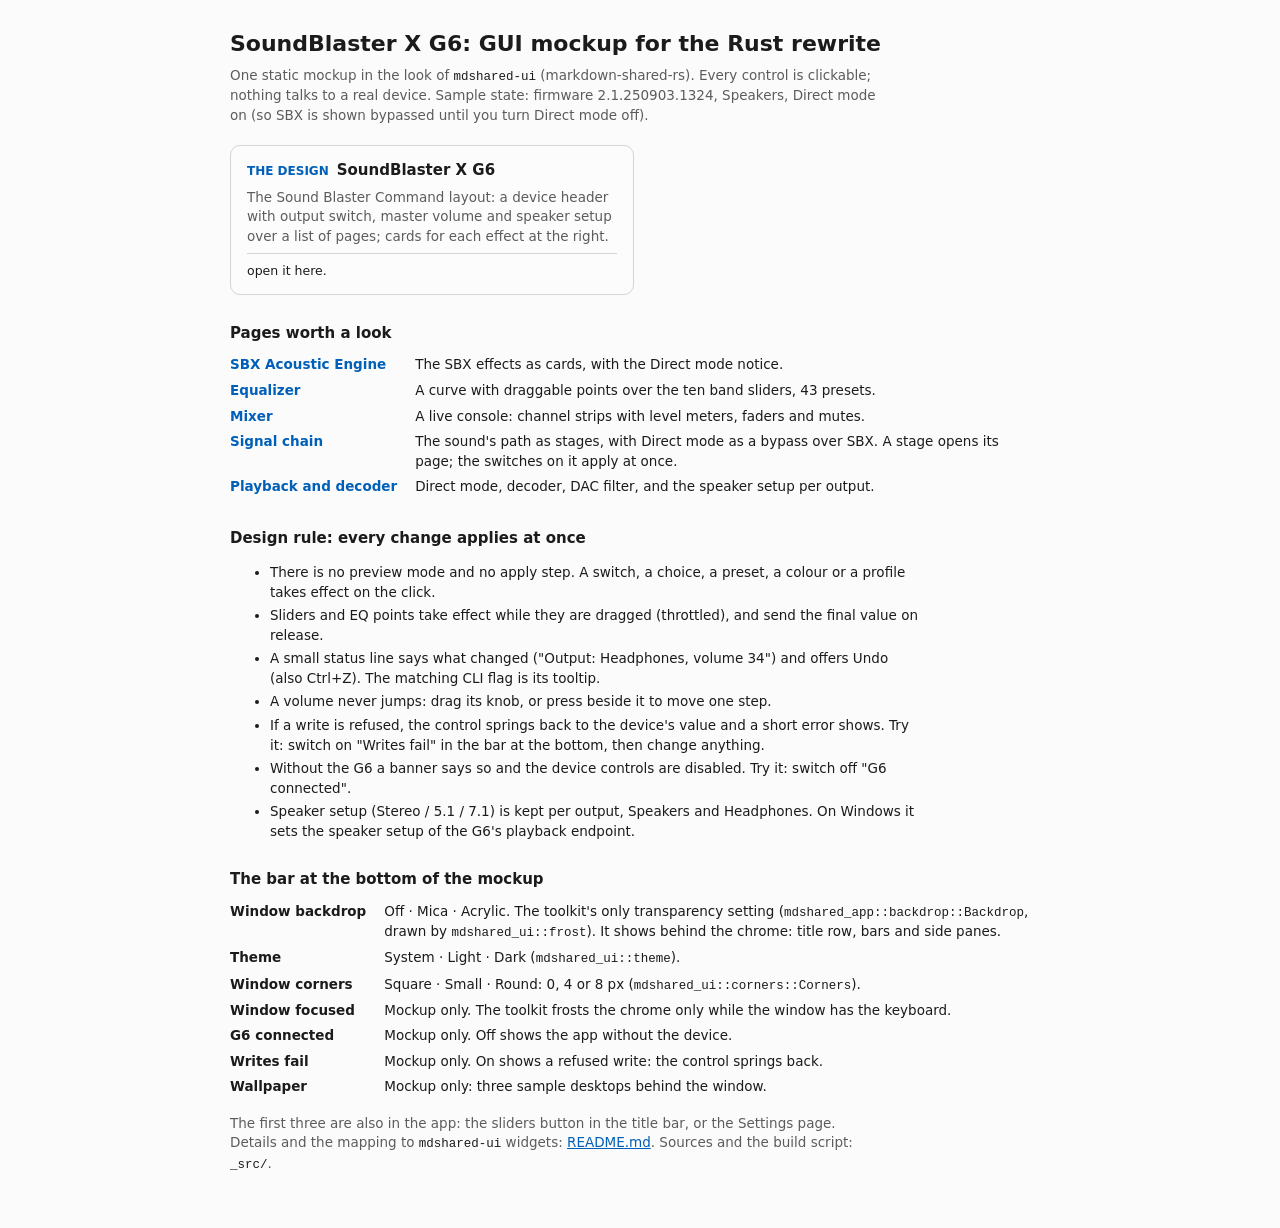
<file: doc/mockups/index.html>
<!doctype html>
<html lang="en">
<head>
<meta charset="utf-8">
<meta name="viewport" content="width=device-width,initial-scale=1">
<title>G6 GUI mockups</title>
<style>
/* Colours of mdshared-ui's theme.rs (DARK / LIGHT); follows the system theme. */
:root{color-scheme:dark light;--page:#202020;--popup:#2c2c2c;--line:#424242;--text:#e6e6e6;--muted:#a3a3a3;--accent:#60cdff;--hover:#3a3a3a}
@media (prefers-color-scheme:light){:root{--page:#fbfbfb;--popup:#fcfcfc;--line:#d5d5d5;--text:#1b1b1b;--muted:#5c5c5c;--accent:#005fb8;--hover:#e2e2e2}}
*{box-sizing:border-box}
body{margin:0;background:var(--page);color:var(--text);font:13.5px/1.45 "Segoe UI Variable Text","Segoe UI",Inter,"Noto Sans",Cantarell,"DejaVu Sans",sans-serif}
main{max-width:860px;margin:0 auto;padding:28px 20px 48px}
h1{font-size:22px;font-weight:600;margin:0 0 6px}
h2{font-size:15px;font-weight:600;margin:28px 0 6px}
p{margin:0 0 10px;color:var(--muted);max-width:76ch}
code{font-family:"Cascadia Mono",Consolas,monospace;font-size:12.5px;color:var(--text)}
.grid{display:grid;grid-template-columns:repeat(auto-fill,minmax(320px,1fr));gap:12px;margin-top:20px}
a.card{display:flex;flex-direction:column;gap:6px;padding:14px 16px;border-radius:10px;border:1px solid var(--line);background:var(--popup);color:inherit;text-decoration:none}
a.card:hover{background:var(--hover)}
a.card:focus-visible{outline:2px solid var(--accent);outline-offset:2px}
a.card b{font-size:15px;font-weight:600}
a.card b span{color:var(--accent);margin-right:8px;font-size:12px;font-weight:600}
a.card i{font-style:normal;color:var(--muted)}
a.card em{font-style:normal;font-size:12.5px;border-top:1px solid var(--line);padding-top:8px;margin-top:auto}

table{border-collapse:collapse;margin-top:8px}
td{padding:3px 18px 3px 0;vertical-align:top}td a{color:var(--accent);text-decoration:none}td:first-child{white-space:nowrap;font-weight:600}
li{margin-bottom:4px;max-width:76ch}
</style>
</head>
<body>
<main>
<h1>SoundBlaster X G6: GUI mockup for the Rust rewrite</h1>
<p>One static mockup in the look of <code>mdshared-ui</code> (markdown-shared-rs). Every control is clickable; nothing talks to a real device. Sample state: firmware 2.1.250903.1324, Speakers, Direct mode on (so SBX is shown bypassed until you turn Direct mode off).</p>

<div class="grid">
<a class="card" href="01-sbc-sidebar.html"><b><span>THE DESIGN</span>SoundBlaster X G6</b><i>The Sound Blaster Command layout: a device header with output switch, master volume and speaker setup over a list of pages; cards for each effect at the right.</i><em>open it here.</em></a>
</div>

<h2>Pages worth a look</h2>
<table>
<tr><td><a href="01-sbc-sidebar.html#page=sbx">SBX Acoustic Engine</a></td><td>The SBX effects as cards, with the Direct mode notice.</td></tr>
<tr><td><a href="01-sbc-sidebar.html#page=eq">Equalizer</a></td><td>A curve with draggable points over the ten band sliders, 43 presets.</td></tr>
<tr><td><a href="01-sbc-sidebar.html#page=mixer">Mixer</a></td><td>A live console: channel strips with level meters, faders and mutes.</td></tr>
<tr><td><a href="01-sbc-sidebar.html#page=chain">Signal chain</a></td><td>The sound's path as stages, with Direct mode as a bypass over SBX. A stage opens its page; the switches on it apply at once.</td></tr>
<tr><td><a href="01-sbc-sidebar.html#page=playback">Playback and decoder</a></td><td>Direct mode, decoder, DAC filter, and the speaker setup per output.</td></tr>
</table>

<h2>Design rule: every change applies at once</h2>
<ul>
<li>There is no preview mode and no apply step. A switch, a choice, a preset, a colour or a profile takes effect on the click.</li>
<li>Sliders and EQ points take effect while they are dragged (throttled), and send the final value on release.</li>
<li>A small status line says what changed ("Output: Headphones, volume 34") and offers Undo (also Ctrl+Z). The matching CLI flag is its tooltip.</li>
<li>A volume never jumps: drag its knob, or press beside it to move one step.</li>
<li>If a write is refused, the control springs back to the device's value and a short error shows. Try it: switch on "Writes fail" in the bar at the bottom, then change anything.</li>
<li>Without the G6 a banner says so and the device controls are disabled. Try it: switch off "G6 connected".</li>
<li>Speaker setup (Stereo / 5.1 / 7.1) is kept per output, Speakers and Headphones. On Windows it sets the speaker setup of the G6's playback endpoint.</li>
</ul>

<h2>The bar at the bottom of the mockup</h2>
<table>
<tr><td>Window backdrop</td><td>Off · Mica · Acrylic. The toolkit's only transparency setting (<code>mdshared_app::backdrop::Backdrop</code>, drawn by <code>mdshared_ui::frost</code>). It shows behind the chrome: title row, bars and side panes.</td></tr>
<tr><td>Theme</td><td>System · Light · Dark (<code>mdshared_ui::theme</code>).</td></tr>
<tr><td>Window corners</td><td>Square · Small · Round: 0, 4 or 8 px (<code>mdshared_ui::corners::Corners</code>).</td></tr>
<tr><td>Window focused</td><td>Mockup only. The toolkit frosts the chrome only while the window has the keyboard.</td></tr>
<tr><td>G6 connected</td><td>Mockup only. Off shows the app without the device.</td></tr>
<tr><td>Writes fail</td><td>Mockup only. On shows a refused write: the control springs back.</td></tr>
<tr><td>Wallpaper</td><td>Mockup only: three sample desktops behind the window.</td></tr>
</table>
<p style="margin-top:14px">The first three are also in the app: the sliders button in the title bar, or the Settings page. Details and the mapping to <code>mdshared-ui</code> widgets: <a href="README.md" style="color:var(--accent)">README.md</a>. Sources and the build script: <code>_src/</code>.</p>
</main>
</body>
</html>
</file>
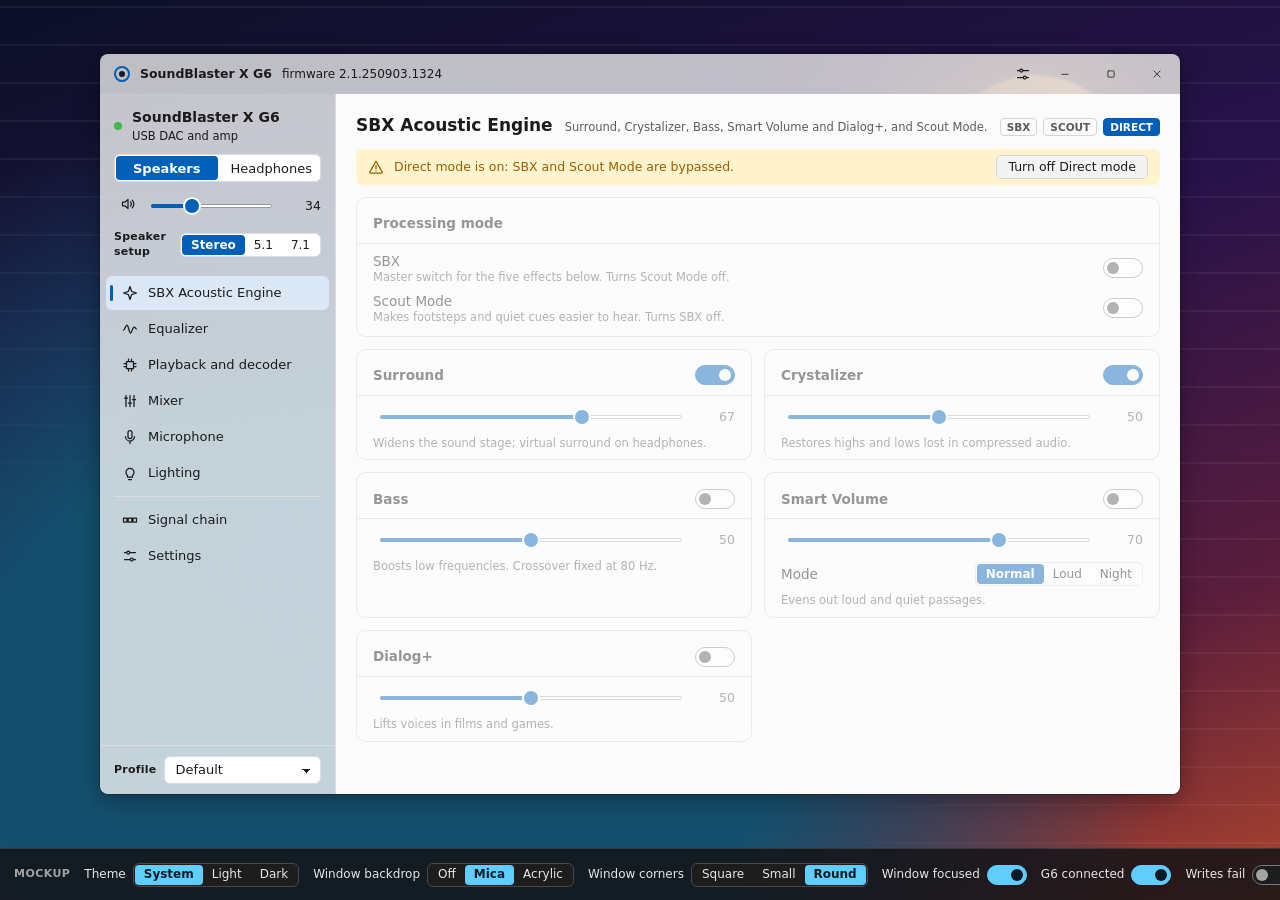
<file: doc/mockups/01-sbc-sidebar.html>
<!doctype html>
<html lang="en" data-theme="dark">
<head>
<meta charset="utf-8">
<meta name="viewport" content="width=device-width,initial-scale=1">
<title>SoundBlaster X G6 · G6 mockup</title>
<!-- Generated by _src/build.py from _src/01-sbc-sidebar.html, base.css and base.js. Edit those, not this file. -->
<style>
/* Shared look of the G6 mockups. Every number here comes from markdown-shared-rs (mdshared-ui):
   theme.rs palettes, chrome.rs, settings/pages.rs, segments.rs, overlay.rs, menu.rs, corners.rs,
   shadow.rs, frost.rs. See README.md for the table. */
*{box-sizing:border-box}
html,body{height:100%;margin:0}
html{
  --ui:"Segoe UI Variable Text","Segoe UI",Inter,"Noto Sans",Cantarell,"DejaVu Sans",sans-serif;
  --mono:"Cascadia Mono",Consolas,"Courier New",monospace;
  --win-r:8px;
}
/* theme.rs DARK */
html[data-theme=dark]{
  color-scheme:dark;
  --page:#202020;--title:#2e2e2e;--bar:#292929;--pane:#262626;--text:#e6e6e6;--muted:#a3a3a3;--faint:#767676;
  --hover:#3a3a3a;--press:#444444;--on:#333a48;--line:#383838;--accent:#60cdff;--on-accent:#0b1a24;
  --field:#1d1d1d;--popup:#2c2c2c;--popup-line:#424242;--thumb:#9a9a9a;--selection:#3d7fd6;
  --danger:#c42b1c;--warn:#fcb54a;--warn-bg:#3a3020;
  --key:38 38 38;            /* frost::key_colour: the darkest of title, bar, pane = pane */
  --f-title:rgb(255 255 255/.037);--f-bar:rgb(255 255 255/.014);--f-pane:transparent;
  --dim:rgb(0 0 0/.45);--shadow-k:.024;
}
/* theme.rs LIGHT */
html[data-theme=light]{
  color-scheme:light;
  --page:#fbfbfb;--title:#e9e9e9;--bar:#f5f5f5;--pane:#f3f3f3;--text:#1b1b1b;--muted:#5c5c5c;--faint:#858585;
  --hover:#e2e2e2;--press:#d6d6d6;--on:#dce7f6;--line:#dcdcdc;--accent:#005fb8;--on-accent:#ffffff;
  --field:#ffffff;--popup:#fcfcfc;--popup-line:#d5d5d5;--thumb:#8a8a8a;--selection:#3b8eea;
  --danger:#c42b1c;--warn:#9d5d00;--warn-bg:#fff4ce;
  --key:245 245 245;         /* the lightest of title, bar, pane = bar */
  --f-title:rgb(0 0 0/.049);--f-bar:transparent;--f-pane:rgb(0 0 0/.008);
  --dim:rgb(0 0 0/.28);--shadow-k:.010;
}
/* Chrome colours: flat (Backdrop::Off), or what frost::key_out leaves of them over a backdrop. */
html{--c-title:var(--title);--c-bar:var(--bar);--c-pane:var(--pane);--win-bg:rgb(var(--key));--win-filter:none}
html[data-frost=mica],html[data-frost=acrylic]{--c-title:var(--f-title);--c-bar:var(--f-bar);--c-pane:var(--f-pane)}
/* Mica: the wallpaper, heavily blurred and tinted by the system; veil 0. The .8 is the system's own tint. */
html[data-frost=mica]{--win-bg:rgb(var(--key)/.80);--win-filter:blur(90px) saturate(1.25)}
/* Acrylic: what is behind the window, blurred; frost::veil = 150/255 of the key colour stays over it. */
html[data-frost=acrylic]{--win-bg:rgb(var(--key)/.62);--win-filter:blur(28px) saturate(1.5)}
/* Over a backdrop the chrome's ground is no longer one known colour, so its secondary text (page list, captions,
   the firmware in the title row) is written in the full text colour instead of `muted`. */
html[data-frost=mica] .c-title,html[data-frost=mica] .c-pane,html[data-frost=acrylic] .c-title,html[data-frost=acrylic] .c-pane{--muted:var(--text)}
html[data-corners=Square]{--win-r:0px}
html[data-corners=Small]{--win-r:4px}
html[data-corners=Round]{--win-r:8px}

body{font:13px/1.35 var(--ui);color:var(--text);overflow:hidden;-webkit-font-smoothing:antialiased;user-select:none}
button,select,input{font:inherit;color:inherit}
h1,h2,h3,h4,p{margin:0}
small{font-size:11.5px;color:var(--muted)}
.mono{font-family:var(--mono);font-size:12.5px}
.muted{color:var(--muted)}.faint{color:var(--faint)}
.sp{flex:1}
[hidden]{display:none!important}

/* ---- the sample desktop behind the window (mockup scaffolding, not part of the app) ---- */
.desk{position:fixed;inset:0;display:flex;align-items:center;justify-content:center;padding:18px 18px 70px;overflow:hidden}
.desk::before{content:"";position:absolute;inset:-20px;z-index:-1;background-size:cover}
html[data-wall="0"] .desk::before{background:
  radial-gradient(circle at 18% 22%,#ff5fa2 0 9%,transparent 9.3%),
  radial-gradient(circle at 78% 70%,#ffd23f 0 13%,transparent 13.3%),
  radial-gradient(circle at 62% 18%,#3df2c1 0 6%,transparent 6.3%),
  repeating-linear-gradient(115deg,rgb(255 255 255/.16) 0 3px,transparent 3px 46px),
  conic-gradient(from 210deg at 40% 60%,#1b2bd6,#8a2be2,#e2336b,#ff8a3d,#16b6c9,#1b2bd6)}
html[data-wall="1"] .desk::before{background:
  radial-gradient(circle at 80% 20%,#ffb86b 0 7%,transparent 7.3%),
  radial-gradient(ellipse at 30% 80%,#14506e 0 30%,transparent 60%),
  repeating-linear-gradient(0deg,rgb(255 255 255/.05) 0 2px,transparent 2px 38px),
  linear-gradient(160deg,#0b1026,#27124a 45%,#5a1d3c 75%,#b3472c)}
html[data-wall="2"] .desk::before{background:
  radial-gradient(circle at 25% 30%,#7fb7ff 0 12%,transparent 12.3%),
  radial-gradient(circle at 75% 65%,#ffc2d6 0 16%,transparent 16.3%),
  repeating-linear-gradient(60deg,rgb(0 0 0/.06) 0 2px,transparent 2px 40px),
  linear-gradient(135deg,#eef4ff,#d9ecf2 50%,#fdf0dc)}
.rig{position:fixed;left:0;right:0;bottom:0;height:52px;z-index:50;display:flex;align-items:center;gap:14px;padding:0 14px;
  background:rgb(20 20 24/.86);color:#e6e6e6;border-top:1px solid rgb(255 255 255/.12);overflow-x:auto;white-space:nowrap;
  --text:#e6e6e6;--muted:#a3a3a3;--faint:#767676;--field:#1d1d1d;--line:#484848;--hover:#3a3a3a;--accent:#60cdff;--on-accent:#0b1a24;--popup:#2c2c2c;--popup-line:#424242}
.rig b{font-weight:600;font-size:11px;letter-spacing:.04em;text-transform:uppercase;color:#a3a3a3}
.rig label,.rig .ins{display:flex;align-items:center;gap:7px;font-size:12px;flex:none}
.rig a{color:#60cdff;text-decoration:none;font-size:12px}
.rig .tagm{font-size:10.5px;color:#767676}

/* ---- window: corners.rs radius, shadow.rs (EXTENT 36, SIGMA 12, DROP 6, PEAK .35 active / less unfocused) ---- */
.win{position:relative;display:flex;flex-direction:column;width:min(1080px,100%);height:min(740px,100%);
  border-radius:var(--win-r);overflow:hidden;background:var(--win-bg);backdrop-filter:var(--win-filter);-webkit-backdrop-filter:var(--win-filter);
  box-shadow:0 6px 24px rgb(0 0 0/.35),0 0 0 1px rgb(0 0 0/.25);transition:border-radius .12s}
html[data-focus=no] .win{box-shadow:0 6px 24px rgb(0 0 0/.2),0 0 0 1px rgb(0 0 0/.2)}
.c-title{background:var(--c-title)}.c-bar{background:var(--c-bar)}.c-pane{background:var(--c-pane)}
.page{background:var(--page)}
/* chrome.rs: TITLE_H 40, WIN_BTN_W 46, 10 px caption icons, close hover = danger */
.titlebar{height:40px;flex:none;display:flex;align-items:center;position:relative;z-index:2}
.titlebar .mark{width:16px;height:16px;margin:0 10px 0 14px;border-radius:50%;border:2.5px solid var(--accent);box-shadow:inset 0 0 0 2px transparent;flex:none;position:relative}
.titlebar .mark::after{content:"";position:absolute;inset:3px;border-radius:50%;background:var(--muted)}
.titlebar .ttl{font-size:12.5px;font-weight:600;white-space:nowrap;overflow:hidden;text-overflow:ellipsis}
.titlebar .sub{font-size:12px;color:var(--muted);margin-left:10px;white-space:nowrap;overflow:hidden;text-overflow:ellipsis}
.cap{display:flex;height:100%;flex:none}
.cap button{width:46px;height:100%;border:0;background:none;display:grid;place-items:center;color:var(--text)}
.cap button:hover{background:var(--hover)}.cap button:active{background:var(--press)}
.cap button.x:hover{background:var(--danger);color:#fff}
.cap svg{width:10px;height:10px}
.tbtn{height:28px;min-width:30px;padding:0 7px;margin-right:4px;border:0;border-radius:6px;background:none;display:inline-flex;align-items:center;gap:6px;color:var(--text);font-size:12.5px}
.tbtn:hover{background:var(--hover)}.tbtn:active{background:var(--press)}.tbtn.lit{background:var(--on)}
/* BAR_H 44 */
.bar{min-height:44px;flex:none;display:flex;align-items:center;gap:10px;padding:0 12px;border-bottom:1px solid var(--line)}

i.ic{display:inline-grid;place-items:center;width:16px;height:16px;flex:none}
i.ic svg{width:100%;height:100%}
svg.g{fill:none;stroke:currentColor;stroke-width:1.25;stroke-linecap:round;stroke-linejoin:round}

/* ---- focus ring: settings.rs ring() = accent 3 px out, 1.5 px of the ground between ---- */
:focus{outline:none}
:focus-visible{outline:1.5px solid var(--accent);outline-offset:1.5px}
/* a slider shows it on its knob */
.sl:focus-visible{outline:none}.sl:focus-visible .knb{outline:1.5px solid var(--accent);outline-offset:2.5px}

/* ---- toggle: settings.rs draw_toggle, 40 x 20, knob 12 (13 hover, 14 pressed) ---- */
.tg{width:40px;height:20px;flex:none;border-radius:10px;padding:0;position:relative;cursor:pointer;
  background:var(--field);border:1px solid color-mix(in srgb,var(--muted) 65%,var(--popup))}
.tg::after{content:"";position:absolute;top:50%;left:3px;width:12px;height:12px;border-radius:50%;background:var(--muted);transform:translateY(-50%);transition:left .1s,width .08s,height .08s}
.tg::before{content:"";position:absolute;inset:-7px -3px}
.tg:hover{background:color-mix(in srgb,var(--field) 95%,var(--text));border-color:color-mix(in srgb,var(--muted) 80%,var(--popup))}
.tg:hover::after{width:13px;height:13px}.tg:active::after{width:14px;height:14px}
.tg[aria-checked=true]{background:var(--accent);border-color:var(--accent)}
.tg[aria-checked=true]:hover{background:color-mix(in srgb,var(--accent) 90%,var(--popup))}
.tg[aria-checked=true]::after{background:var(--on-accent);left:calc(100% - 15px)}
.tg[aria-checked=true]:hover::after{left:calc(100% - 16px)}.tg[aria-checked=true]:active::after{left:calc(100% - 17px)}

/* ---- segmented choice: pages.rs Kind::Segmented (frame 6, field, line; chosen = accent rbox 4) ---- */
.seg{display:inline-flex;height:28px;flex:none;border-radius:6px;background:var(--field);border:1px solid var(--line);padding:1px}
.seg button{border:0;background:none;border-radius:4px;padding:0 13px;font-size:13px;cursor:pointer;white-space:nowrap;min-width:0;position:relative}
.seg button::before{content:"";position:absolute;inset:-3px 0}
.seg button:hover{background:var(--hover)}
.seg button[aria-pressed=true]{background:var(--accent);color:var(--on-accent);font-weight:600}
.seg.sm{height:24px}.seg.sm button{padding:0 9px;font-size:12px}
.seg.fill{display:flex}.seg.fill button{flex:1}

/* ---- dropdown, text field, stepper: frame 6, field fill, line edge, 28 high ---- */
.dd,.tf{height:28px;border-radius:6px;background:var(--field);border:1px solid var(--line);padding:0 10px;font-size:13px;min-width:0}
.dd{appearance:none;-webkit-appearance:none;padding-right:26px;cursor:pointer;max-width:100%;
  background-image:linear-gradient(45deg,transparent 50%,var(--muted) 50%),linear-gradient(135deg,var(--muted) 50%,transparent 50%);
  background-position:calc(100% - 14px) 12px,calc(100% - 9.5px) 12px;background-size:4.5px 4.5px;background-repeat:no-repeat}
.dd:hover,.tf:hover{background-color:color-mix(in srgb,var(--field) 95%,var(--text));border-color:color-mix(in srgb,var(--line) 82%,var(--text))}
.dd option{background:var(--popup);color:var(--text)}
.step{display:inline-flex;gap:4px;align-items:center}
.step button{width:28px;height:28px;border-radius:6px;border:1px solid var(--popup-line);background:color-mix(in srgb,var(--popup) 96%,var(--text));display:grid;place-items:center;cursor:pointer;padding:0}
.step button:hover{background:var(--hover)}.step button:active{background:var(--press)}
.step button svg{width:11px;height:11px}
.step output{height:28px;min-width:64px;border-radius:6px;background:var(--field);border:1px solid var(--line);display:grid;place-items:center;font-size:13px;padding:0 8px}

/* ---- buttons: overlay.rs draw_dialog_button (radius 5; primary = accent) ---- */
.btn{height:28px;padding:0 14px;border-radius:5px;border:1px solid var(--popup-line);background:color-mix(in srgb,var(--popup) 96%,var(--text));font-size:13px;cursor:pointer;display:inline-flex;align-items:center;gap:7px;white-space:nowrap;flex:none}
.btn:hover{background:var(--hover)}.btn:active{background:var(--press)}
.btn.ico{width:28px;padding:0;justify-content:center}
.btn.quiet{border-color:transparent;background:none}.btn.quiet:hover{background:var(--hover)}

/* ---- slider: NOT in mdshared-ui yet. Drawn in the toggle's vocabulary: field track with the
   toggle's edge, accent fill, accent knob (12, 14 pressed) with a ring of the ground. ---- */
.sl{position:relative;height:28px;min-width:60px;flex:1;cursor:pointer;touch-action:none;border-radius:6px}
.sl .trk{position:absolute;left:7px;right:7px;top:50%;height:4px;margin-top:-2px;border-radius:2px;background:var(--field);box-shadow:inset 0 0 0 1px color-mix(in srgb,var(--muted) 45%,var(--popup))}
.sl .fil{position:absolute;left:0;top:0;bottom:0;border-radius:2px;background:var(--accent)}
.sl .knb{position:absolute;top:50%;width:14px;height:14px;margin:-7px 0 0 -7px;border-radius:50%;background:var(--accent);box-shadow:0 0 0 2px var(--ring-bg,var(--popup));transition:transform .08s}
.sl:hover .knb{transform:scale(1.1)}.sl.drag .knb{transform:scale(1.22)}
.sl.vert{width:28px;min-width:28px;height:auto;min-height:80px;flex:1}
.sl.vert .trk{left:50%;right:auto;top:7px;bottom:7px;width:4px;height:auto;margin:0 0 0 -2px}
.sl.vert .fil{left:0;right:0;top:auto}
.sl.vert .knb{left:50%;top:auto;margin:0 0 -7px -7px}
.val{font-variant-numeric:tabular-nums;min-width:34px;text-align:right;color:var(--muted);font-size:12.5px;flex:none}

/* ---- disabled: pages.rs lays the ground over the control at .55 and writes labels in faint ---- */
.off,.win :disabled,.sl[aria-disabled=true]{opacity:.45;pointer-events:none}
.off .off,.off :disabled,.off [aria-disabled=true]{opacity:1}

/* ---- cards and rows: dialog card = popup + popup_line, radius 10 (pages.rs RADIUS); rows 34 / 40 with help ---- */
.card{background:var(--popup);border:1px solid var(--popup-line);border-radius:10px;padding:6px 16px 8px;min-width:0}
.card>header{display:flex;align-items:center;gap:10px;height:40px;margin:0 -16px 4px;padding:0 16px;border-bottom:1px solid var(--popup-line)}
.card>header h3{font-size:13.5px;font-weight:600;white-space:nowrap;overflow:hidden;text-overflow:ellipsis}
.card>header .sp{min-width:4px}
.row{display:flex;align-items:center;gap:12px;min-height:34px}
.row.help{min-height:40px}
.row .lb{flex:1;min-width:0;display:flex;flex-direction:column;justify-content:center}
.row .lb>span{font-size:13.5px;white-space:nowrap;overflow:hidden;text-overflow:ellipsis}
.row .lb small{line-height:14px;white-space:normal}
.row .ct{display:flex;align-items:center;gap:8px;min-width:0;justify-content:flex-end}
.row .ct.wide{flex:1.6}
.row .lb .badge{margin-left:6px;vertical-align:1px}
.subh{font-size:11px;font-weight:600;color:var(--muted);letter-spacing:.02em;margin:10px 0 2px;padding-top:8px;border-top:1px solid var(--popup-line)}
.row.child{padding-left:16px}
.gap{height:8px}
.cards{display:grid;gap:12px;grid-template-columns:repeat(auto-fill,minmax(280px,1fr));align-content:start}
.cards .span{grid-column:1/-1}
.h2{font-size:17px;font-weight:600;margin:2px 0 12px}
.cap11{font-size:11px;font-weight:600;color:var(--muted);letter-spacing:.02em}
.scroll{overflow:auto;scrollbar-width:thin;scrollbar-color:var(--thumb) transparent}
.pad{padding:18px 20px 24px}

/* ---- side list: pages.rs nav (item 34, radius 6, `on` fill, accent mark 3 x 16 at 4) ---- */
.nav{display:flex;flex-direction:column;gap:2px;padding:6px}
.nav button{height:34px;border:0;background:none;border-radius:6px;display:flex;align-items:center;gap:10px;padding:0 10px 0 16px;font-size:13px;color:var(--muted);cursor:pointer;position:relative;text-align:left;white-space:nowrap;--ring-bg:transparent}
.nav button:hover{background:var(--hover)}
.nav button[aria-current=page],.nav button[aria-pressed=true]{background:var(--on);color:var(--text)}
.nav button[aria-current=page]::before,.nav button[aria-pressed=true]::before{content:"";position:absolute;left:4px;top:50%;width:3px;height:16px;margin-top:-8px;border-radius:1.5px;background:var(--accent)}
.pg{display:none}.pg.cur{display:block}

/* ---- notice bar (notice.rs) in the warn colours ---- */
.notice{display:flex;align-items:center;gap:10px;min-height:36px;padding:5px 12px;border-radius:6px;background:var(--warn-bg);color:var(--warn);font-size:12.5px;margin-bottom:12px}
.notice span{flex:1;min-width:0}
.notice .btn{height:24px;padding:0 11px;font-size:12.5px;color:var(--text)}
.notice.info{background:color-mix(in srgb,var(--popup) 92%,var(--text));color:var(--text)}
/* the G6 is away: stays in view while the page scrolls */
.notice.conn{position:sticky;top:-6px;z-index:3;box-shadow:0 2px 8px rgb(0 0 0/.18)}

/* ---- the status line: what a change did, with Undo (overlay.rs toast shape, kept small), or an error in the warn colours.
   It sits in the window, at the bottom centre of the page area. ---- */
.status{position:absolute;left:calc(50% + var(--side,0px)/2);bottom:14px;transform:translateX(-50%);z-index:30;display:flex;align-items:center;gap:8px;min-height:32px;padding:3px 5px 3px 10px;border-radius:16px;
  background:var(--popup);border:1px solid var(--popup-line);box-shadow:0 3px 10px rgb(0 0 0/.22);font-size:12.5px;opacity:0;visibility:hidden;transition:opacity .15s,visibility 0s .15s;max-width:calc(100% - 24px);pointer-events:none}
/* only Undo takes the pointer: the line never blocks a control under it */
.status .btn{pointer-events:auto}
.status.show{opacity:1;visibility:visible;transition:opacity .15s}
.status span{overflow:hidden;text-overflow:ellipsis;white-space:nowrap;min-width:0}
.status span:empty{display:none}
.status span:last-of-type,.status span:first-of-type{padding-right:6px}
.status .ic{color:var(--accent);width:14px;height:14px}
.status .btn{height:24px;padding:0 10px;border-radius:12px;font-size:12.5px;color:var(--text)}
.status.err{background:var(--warn-bg);border-color:var(--warn);color:var(--warn)}
.status.err .ic{color:inherit}
.badge{font-size:10.5px;font-weight:600;padding:1px 6px;border-radius:4px;border:1px solid var(--popup-line);color:var(--muted);flex:none}
.badge.err{background:var(--warn-bg);border-color:var(--warn);color:var(--warn);margin-left:10px;white-space:nowrap}
html[data-conn=no] .dot{background:var(--danger)!important}

/* ---- the mixer console: groups of channel strips (meter, fader, value, mute). New widgets, in the cards' colours ---- */
.rack{display:flex;flex-wrap:wrap;gap:12px;margin-bottom:12px}
.grp{display:flex;flex-direction:column;background:var(--popup);border:1px solid var(--popup-line);border-radius:10px;flex:none;min-height:0;height:340px}
.grp>h3{font-size:11px;font-weight:600;color:var(--muted);letter-spacing:.04em;text-transform:uppercase;height:34px;flex:none;display:flex;align-items:center;gap:8px;padding:0 12px;border-bottom:1px solid var(--popup-line);white-space:nowrap}
.grp>h3 .cap11{text-transform:none;letter-spacing:0}
.strips{display:flex;flex:1;min-height:0;padding:8px 4px}
.strip{width:60px;display:flex;flex-direction:column;align-items:center;gap:6px;min-height:0}
.strip.master{width:92px}
.strip+.strip{border-left:1px solid var(--popup-line)}
.strip .nm{font-size:11.5px;text-align:center;line-height:1.2;height:28px;flex:none;display:flex;align-items:center;padding:0 3px}
.strip .fd{flex:1;display:flex;gap:5px;min-height:80px}
.strip .val{min-width:0;text-align:center;color:var(--text)}
.strip.master .val{font-size:17px;font-weight:600}
.meter{width:5px;border-radius:2px;background:var(--field);box-shadow:inset 0 0 0 1px var(--popup-line);position:relative;overflow:hidden;margin:7px 0}
.meter::after{content:"";position:absolute;left:0;right:0;bottom:0;height:var(--lv,0%);background:var(--accent);opacity:.85;animation:lv var(--sp,1.3s) ease-in-out infinite alternate}
.strip.muted .meter::after{height:0;animation:none}
@keyframes lv{0%{height:calc(var(--lv,0%)*.5)}35%{height:var(--lv,0%)}65%{height:calc(var(--lv,0%)*.68)}100%{height:calc(var(--lv,0%)*.92)}}
/* Mute: a toggled button, lit in the warn colours while the strip is muted */
.mb{width:46px;height:24px;flex:none;border-radius:5px;border:1px solid var(--popup-line);background:color-mix(in srgb,var(--popup) 96%,var(--text));font-size:11px;font-weight:600;cursor:pointer;color:var(--muted);padding:0}
.mb:hover{background:var(--hover)}
.mb[aria-pressed=true]{background:var(--warn-bg);color:var(--warn);border-color:var(--warn)}
.inserts{display:flex;flex-wrap:wrap;gap:8px 20px;padding:10px 16px;margin-bottom:8px}
.inserts .ins{display:flex;align-items:center;gap:8px;font-size:12.5px;color:var(--muted);white-space:nowrap}

/* ---- shared pieces of the G6 pages ---- */
.eqwrap{display:flex;gap:6px;align-items:stretch;height:200px}
.eqwrap .col{flex:1;min-width:24px;display:flex;flex-direction:column;align-items:center;gap:2px}
.eqwrap .col b{font-size:11px;font-weight:400;color:var(--muted)}
.eqwrap .col .val{min-width:0;text-align:center;font-size:11px}
.eqwrap .col.pre{border-right:1px solid var(--popup-line);padding-right:8px;margin-right:4px}
.eqcurve{width:100%;display:block;touch-action:none}
.eqcurve .grid{stroke:var(--popup-line);stroke-width:1}
.eqcurve .zero{stroke:var(--faint);stroke-width:1;stroke-dasharray:3 3}
.eqcurve .lbl{fill:var(--muted);font:10.5px var(--ui)}
.eqcurve .crv{fill:none;stroke:var(--accent);stroke-width:2}
.eqcurve .area{fill:var(--accent);opacity:.13}
.eqcurve .pt{fill:var(--popup);stroke:var(--accent);stroke-width:2;cursor:ns-resize}
.eqcurve .pt:hover,.eqcurve .pt.drag{fill:var(--accent)}
.eqcurve.bypass .crv{stroke:var(--faint)}.eqcurve.bypass .area{fill:var(--faint)}.eqcurve.bypass .pt{stroke:var(--faint)}
.swatches{display:flex;gap:6px;flex-wrap:wrap}
.swatches button{width:24px;height:24px;border-radius:50%;border:2px solid var(--popup);box-shadow:0 0 0 1px var(--popup-line);cursor:pointer;padding:0}
.swatches button[aria-pressed=true]{box-shadow:0 0 0 2px var(--accent)}
/* muted: the master volume stays adjustable, drawn quiet */
.vol.lit .fil,.vol.lit .knb{background:var(--muted)}
input[type=color]{width:34px;height:28px;border-radius:6px;border:1px solid var(--line);background:var(--field);padding:2px;cursor:pointer}
.ring{--c:#ff2a2a;width:92px;height:92px;border-radius:50%;flex:none;position:relative;background:radial-gradient(circle,#3a3a3e 0 52%,#18181a 53% 60%,transparent 61%)}
.ring::before{content:"";position:absolute;inset:6px;border-radius:50%;border:5px solid var(--c);box-shadow:0 0 16px var(--c),inset 0 0 8px var(--c);opacity:var(--lit,1)}
.ring.fx-Pulsate::before{animation:pulse var(--per,4s) ease-in-out infinite}
.ring.fx-Cycle::before{animation:hue calc(var(--per,4s)*3) linear infinite}
.ring.fx-Music::before{animation:beat .9s steps(7) infinite}
@keyframes pulse{50%{opacity:.12}}
@keyframes hue{to{filter:hue-rotate(360deg)}}
@keyframes beat{0%{opacity:.3}15%{opacity:1}30%{opacity:.5}45%{opacity:.9}60%{opacity:.25}75%{opacity:.8}100%{opacity:.4}}
.stat{display:grid;grid-template-columns:auto 1fr;gap:3px 16px;font-size:12.5px}
.stat dt{color:var(--muted)}.stat dd{margin:0;text-align:right;font-variant-numeric:tabular-nums;overflow:hidden;text-overflow:ellipsis;white-space:nowrap}
.plist{display:flex;flex-direction:column;gap:2px;margin:4px 0}
.plist button{height:30px;border:0;background:none;border-radius:6px;padding:0 10px;display:flex;align-items:center;gap:8px;cursor:pointer;text-align:left}
.plist button:hover{background:var(--hover)}.plist button[aria-pressed=true]{background:var(--on)}

@media (max-width:760px){
  .desk{padding:0 0 52px}
  .win{width:100%;height:100%;border-radius:0}
  .titlebar .sub{display:none}
  .pad{padding:12px}
  /* rows: the label may wrap, and a wide control goes under its label */
  .row .lb>span{white-space:normal}
  .row.wrap{flex-wrap:wrap;gap:2px 12px;padding:4px 0}
  .row.wrap .lb{flex:1 1 100%}
  .row.wrap .ct.wide{flex:1 1 100%}
  .notice{flex-wrap:wrap}.notice span{flex:1 1 180px}
  .eqwrap{gap:2px}.eqwrap .col{min-width:0}.eqwrap .col.pre{padding-right:4px;margin-right:2px}
  .grp{flex:1 1 auto}.strips{justify-content:space-around}
}
/* touch: taller rows and controls (the drawing of the toggle stays; its area grows) */
@media (pointer:coarse){
  .seg{height:36px}.seg.sm{height:32px}.dd,.btn,.step button,.step output{height:36px}.step button{width:36px}
  .nav button{height:42px}.tg::before{inset:-12px -4px}.mb{height:34px;width:50px}.row{min-height:44px}
  .swatches{gap:10px}.swatches button{width:30px;height:30px}.status .btn,.notice .btn{height:32px}
}
@media (prefers-reduced-motion:reduce){*{animation:none!important;transition:none!important}}
</style>
</head>
<body>
<script>
/* Shared behaviour of the G6 mockups: one state table with sample values, controls bound to it by
   data attributes, and the toolkit's appearance settings. Nothing here talks to a device. */
const G6 = (() => {
  'use strict';
  const PRESETS = {"Acoustic":[[0,0,0,2,0,0,2.5,2,2,2,3],[0,0,0,2,0,0,2.5,2,2,2,3]],"Classical":[[0,0,0,1.5,2,1,3,1,0,3,3],[0,0,0,1.5,2,1,3,1,0,3,3]],"Country":[[0,0,0,0,0,2,2.5,2.5,2,3,3],[0,0,0,0,0,2,2.5,2.5,2,3,3]],"Dance":[[0,0,0,1,1.5,0.5,1.5,2,1,2.5,2.5],[0,0,0,1,1.5,0.5,1.5,2,1,2.5,2.5]],"Flat":[[0,0,0,0,0,0,0,0,0,0,0],[0,0,0,0,0,0,0,0,0,0,0]],"HipHop":[[0,0,0,2,2.5,1.5,2.5,0,-2.5,-1,-1.5],[0,0,0,2,2.5,1.5,2.5,0,-2.5,-1,-1.5]],"Jazz":[[0,0,0,0,2.5,2.5,3,1,1,3,3],[0,0,0,0,2.5,2.5,3,1,1,3,3]],"Pop":[[0,0,0,1,1,0,2.5,0.5,0.5,3,3],[0,0,0,1,1,0,2.5,0.5,0.5,3,3]],"RnB":[[0,0,0,0,-1.5,2.5,1.5,2,0,2,1],[0,0,0,0,-1.5,2.5,1.5,2,0,2,1]],"Rock":[[0,0,0,2,1,0,3,1,-1,3,3],[0,0,0,2,1,0,3,1,-1,3,3]],"Vocal":[[0,0,0,-1.5,-0.5,3,3,3,0,0,1],[0,0,0,-1.5,-0.5,3,3,3,0,0,1]],"Gaming":[[0,0,0,0,0,0,0,0,0,0,0],[0,0,0,0,0,0,0,0,0,0,0]],"AdventureAndAction":[[0,0,0,0,0,0,0,0,0,0,0],[0,4,4,-1,-2,0,0,3,0,0,0]],"ApexLegend":[[0,0,0,0,0,0,0,0,0,0,0],[0,2,3,-1,0,-2,0,2,-3,2,0]],"ArenaOfValor":[[0,0,0,0,0,0,0,0,0,0,0],[0,2,2,2,-2,-2,2,2,-3,2,0]],"BattleRoyale":[[0,0,3,0,0,3,0,0,0,3,0],[0,2,2,0,0,2,2,2,-3,0,0]],"CallofDutySeries":[[0,0,0,2,0,0,2,3,0,0,0],[0,4,3,-1,-2,2,2,2,-4,0,2]],"CounterStrikeGlobalOffensive":[[0,0,0,0,0,0,0,0,0,0,0],[0,-5,3,-3,-3,-2,-2,2,0,0,3]],"Cyberpunk2077":[[0,3,4,0,0,0,3,3,0,3,0],[0,3,3,0,-2,0,2,2,-3,2,0]],"DeathStranding":[[0,3,3,2,0,0,0,0,0,3,0],[0,2,2,2,0,0,2,2,0,2,0]],"DoomEternal":[[0,3,3,0,0,0,0,-2,0,-2,0],[0,2,2,-2,0,0,2,2,0,2,0]],"Dota2":[[0,0,0,0,0,0,0,0,0,0,0],[0,-5,0,-3,-4,-5,-1,-3,-2,-3,-1]],"DrivingSimulation":[[0,0,0,0,0,0,0,0,0,0,0],[0,4,4,2,2,-2,-2,2,0,2,0]],"EFT":[[0,3,3,0,0,0,0,0,0,0,0],[0,2,2,-1,0,0,2,2,-2,2,2]],"Fortnite":[[0,0,2,-2,-2,0,0,3,-2,2,0],[0,2,2,-2,-2,0,0,2,-2,0,0]],"FPS":[[0,3,3,0,0,0,3,3,-3,0,0],[0,2,3,-2,-2,0,2,2,-5,2,1]],"GenshinImpact":[[0,0,2,2,0,0,2,2,0,2,2],[0,2,2,0,0,0,2,5,0,0,0]],"LeagueOfLegends":[[0,0,0,0,0,0,0,0,0,0,0],[0,-3,0,-3,-4,-5,-1,-3,-2,2,0]],"MetalGearSolidVThePhantomPain":[[0,0,0,0,0,0,0,0,0,0,0],[0,2,2,-2,1,1,1,2,-1,-1,0]],"MOBA":[[0,0,0,0,3,0,0,3,0,0,0],[0,0,3,0,0,2,0,2,-3,0,0]],"Overwatch":[[0,0,0,0,0,0,0,0,0,0,0],[0,2,2.5,1.5,-1.5,1.5,2,2,-3.5,1.5,2]],"PlayerUnknown":[[0,0,0,0,0,0,0,0,0,0,0],[0,0,3,-4,-4,0,2,2,0,2,0]],"ProjectCars":[[0,0,0,0,0,0,0,0,0,0,0],[0,0,3,0,2,2,0,2,0,-1,-1]],"RealTimeStrategy":[[0,0,0,0,0,0,0,0,0,0,0],[0,0,-2,-3,0,-2,2,0,-3,-1,0]],"RDR2":[[0,0,3,0,0,0,3,3,0,0,0],[0,0,2,2,0,-2,3,2,-2,0,0]],"RocketLeague":[[0,0,0,0,0,0,0,0,0,0,0],[0,3,3,-2,2,2,0,2,0,-2,0]],"RPG":[[0,0,0,0,0,0,0,0,0,0,0],[0,0,0,0,0,0,0,0,0,0,0]],"Stadium":[[0,0,0,0,0,0,0,0,0,0,0],[0,0,0,-3,2,3,3,2,-2,3,0]],"TheWitcher3WildHunt":[[0,0,0,0,0,0,0,0,0,0,0],[0,3,4,-2,0,0,2,2,0,-2,0]],"Rainbow6Siege":[[0,3,3,2,0,0,3,3,0,0,0],[0,3,3,0,0,-2,2,3,-3,0,0]],"Music":[[0,3,2,0,-2,0,1,2,3,3,3.5],[0,3,2,0,-2,0,1,2,3,3,3.5]],"Movie":[[0,4,3,-2,-2,2,2,1,0,1,2],[0,4,3,-2,-2,2,2,1,0,1,2]],"FootstepEnhancer":[[0,2,-4,-5,-3,-5,-3,4,5,-4,-4],[0,2,-4,-5,-3,-5,-3,4,5,-4,-4]]};
  const FREQS = ['31', '62', '125', '250', '500', '1k', '2k', '4k', '8k', '16k'];
  const FILTERS = ['Fast Roll-off / Minimum Phase', 'Slow Roll-off / Minimum Phase', 'Fast Roll-off / Linear Phase', 'Slow Roll-off / Linear Phase'];
  const FX = [
    ['sur', 'Surround', 'sbx-surround', 'Widens the sound stage; virtual surround on headphones.'],
    ['cry', 'Crystalizer', 'sbx-crystalizer', 'Restores highs and lows lost in compressed audio.'],
    ['bass', 'Bass', 'sbx-bass', 'Boosts low frequencies. Crossover fixed at 80 Hz.'],
    ['smart', 'Smart Volume', 'sbx-smart-volume', 'Evens out loud and quiet passages.'],
    ['dlg', 'Dialog+', 'sbx-dialog-plus', 'Lifts voices in films and games.'],
  ];
  const MON = [['linein', 'Line In', 'line-in'], ['mic', 'External Mic', 'external-mic'], ['spdif', 'SPDIF In', 'spdif-in']];
  const REC = [...MON, ['wuh', 'What U Hear', 'what-u-hear']];

  // ---- sample state ---------------------------------------------------------------------------
  const S = {
    'ui.theme': 'System', 'ui.backdrop': 'Mica', 'ui.corners': 'Round', 'ui.wall': '1', 'ui.focus': true, 'ui.page': '', 'ui.dialog': false, 'ui.dlg': 'Appearance', 'ui.conn': true,
    firmware: '2.1.250903.1324', output: 'Speakers', vol: 34, mute: false, 'lay.spk': 'Stereo', 'lay.hp': 'Stereo', 'lay.cur': 'Stereo',
    direct: true, spdif: false, lineout: false, decoder: 'Normal', filter: FILTERS[0],
    sbx: false, scout: false,
    'sbx.sur': true, 'sbx.sur.v': 67, 'sbx.cry': true, 'sbx.cry.v': 50, 'sbx.bass': false, 'sbx.bass.v': 50,
    'sbx.smart': false, 'sbx.smart.v': 70, 'sbx.smart.mode': 'Normal', 'sbx.dlg': false, 'sbx.dlg.v': 50,
    eq: true, 'eq.preset': 'Rock', 'eq.pre': 0,
    'mic.boost': '20', 'mic.vol': 70, 'mic.mute': false, 'mon.vol': 30, 'mon.mute': true,
    vc: true, 'vc.nr': 60, 'vc.aec': false, 'vc.smart': false, 'vc.eq': false, 'vc.eqp': 'Preset 1',
    'mix.play.mute': false,
    'light': true, 'light.color': '#ff2a2a', 'light.ring': true, 'light.fx': 'Off', 'light.per': 4, 'light.cycle': false,
    profile: 'Default',
  };
  let wasSbx = true;
  MON.forEach(([k], i) => { S[`mm.${k}.v`] = [40, 60, 50][i]; S[`mm.${k}.m`] = [true, true, true][i]; });
  REC.forEach(([k], i) => { S[`mr.${k}.v`] = [50, 80, 50, 100][i]; S[`mr.${k}.m`] = [true, false, true, true][i]; });
  function loadCurve() {
    const p = PRESETS[S['eq.preset']]; if (!p) return;
    const c = p[S.output === 'Speakers' ? 0 : 1];
    S['eq.pre'] = c[0]; for (let i = 0; i < 10; i++) S['eq.b' + i] = c[i + 1];
  }
  for (let i = 0; i < 10; i++) S['eq.b' + i] = 0;
  loadCurve();
  try { Object.assign(S, JSON.parse(localStorage.getItem('g6mock.ui') || '{}')); } catch (e) { /* file:// without storage */ }
  S['ui.dialog'] = false; S['ui.focus'] = true; S['ui.conn'] = true; S['ui.fail'] = false;
  // a link can set the look and the page: 01-sbc-sidebar.html#theme=Light&backdrop=Acrylic&page=eq
  new URLSearchParams(location.hash.slice(1)).forEach((v, k) => { if ('ui.' + k in S) S['ui.' + k] = v; });

  const subs = [], acts = {};
  // Every change goes to the device at once: there is no preview and no apply step. `flag` is the
  // CLI flag the change stands for (the tooltip of the status line). `opt.live` marks a change made
  // while dragging: the control itself shows the value, and the status line speaks once, on release.
  // The status line names what changed, what it pulled with it (Direct mode turning SBX off), and
  // offers Undo: the settings as they were before the change, sent again at once.
  // Two ways to fail: the G6 is away (device controls are disabled, a banner says so), or a write is
  // refused (the control springs back to the device's value and a short error shows).
  const NOCONN = 'G6 not connected. Nothing was changed.', REFUSED = 'The G6 did not take the change. Nothing was changed.';
  const DEV = k => !k.startsWith('ui.');
  const LINKED = { sbx: 'SBX', scout: 'Scout Mode', direct: 'Direct mode', spdif: 'SPDIF-Out Direct' };
  let snap = null, snapT, undoRec = null, liveDirty = false;
  const restore = from => { for (const q in from) if (DEV(q)) S[q] = from[q]; };
  const valueText = (k, v) => /^eq\.(b\d|pre)$/.test(k) ? `${v > 0 ? '+' : ''}${v} dB` : k === 'mic.boost' ? `+${v} dB` : k === 'light.per' ? `${v} s` : String(v);
  function describe(k, v, label, before) {
    if (k === 'profile') return `Profile “${v}” loaded`;
    label = label || k;
    let s = typeof v !== 'boolean' ? `${label}: ${valueText(k, v)}` :
      /^Mute /.test(label) ? `${label[5].toUpperCase()}${label.slice(6)} ${v ? 'muted' : 'unmuted'}` : `${label} ${v ? 'on' : 'off'}`;
    if (k === 'output') s += S.mute ? ', muted' : `, volume ${S.vol}`;   // the switch keeps the volume: say what it now plays at
    const also = Object.keys(LINKED).filter(q => q !== k && before && before[q] !== S[q]).map(q => `${LINKED[q]} ${S[q] ? 'on' : 'off'}`);
    return also.length ? `${s} · ${also.join(', ')}` : s;
  }
  const flagText = (flag, v) => !flag ? '' : flag.endsWith('-to') ? `--${flag}-${String(v).toLowerCase().replace('.', '-')}` : `--${flag} ${typeof v === 'boolean' ? (v ? 'Enabled' : 'Disabled') : v}`;
  // the end of a drag: one status line for the whole drag
  const done = (k, flag, label) => {
    if (!liveDirty) return; liveDirty = false;
    if (S['ui.conn'] && !snap && undoRec) status(describe(k, S[k], label, undoRec.snap), flagText(flag, S[k]), false, true);
  };
  function undo() {
    if (!undoRec) return;
    if (!S['ui.conn']) return status(NOCONN, '', true);
    const r = undoRec; undoRec = null; restore(r.snap); render(); status(`Undone: ${r.label || 'the last change'}`);
  }
  function set(k, v, flag, opt = {}) {
    if (k === 'lay.cur') { const spk = S.output === 'Speakers'; k = spk ? 'lay.spk' : 'lay.hp'; flag = `playback-${spk ? 'speakers' : 'headphones'}-to`; }
    if (S[k] === v) return;
    const dev = DEV(k), before = dev ? { ...S } : null;
    if (dev && !S['ui.conn']) return status(NOCONN, '', true);   // the controls are disabled then; a stray call changes nothing
    if (dev && S['ui.fail'] && !snap) snap = before;
    S[k] = v;
    // Direct mode and SPDIF-Out Direct exclude each other (as in the Python GUI); Direct mode turns SBX and Scout Mode off
    if (k === 'spdif' && v && S.direct) { S.direct = false; S.sbx = wasSbx; }
    if (k === 'direct') { if (v) { wasSbx = S.sbx || wasSbx; S.sbx = false; S.scout = false; S.spdif = false; } else S.sbx = wasSbx; }
    if (k === 'sbx' && v) { S.scout = false; wasSbx = true; }
    if (k === 'scout' && v) { S.sbx = false; wasSbx = false; }
    if (/^eq\.(b\d|pre)$/.test(k)) S['eq.preset'] = 'Custom';
    if ((k === 'eq.preset' && v !== 'Custom') || k === 'output') loadCurve();
    if (k.startsWith('ui.')) {
      try {
        const ui = {}; for (const q of ['ui.theme', 'ui.backdrop', 'ui.corners', 'ui.wall']) ui[q] = S[q];
        localStorage.setItem('g6mock.ui', JSON.stringify(ui));
      } catch (e) { /* ignore */ }
    }
    render();
    if (!dev) return;
    if (snap) {   // the write failed: show the device's values again, and say why
      clearTimeout(snapT);
      snapT = setTimeout(() => { restore(snap); snap = null; liveDirty = false; render(); status(REFUSED, '', true); }, 350);
      return;
    }
    // one undo step per control: a drag, held arrow keys or a run through a dropdown go back to where they started
    const now = performance.now();
    if (!(undoRec && undoRec.k === k && now - undoRec.t < 2000)) undoRec = { k, snap: before };
    undoRec.t = now; undoRec.label = opt.label || undoRec.label;
    if (opt.live) liveDirty = true;
    else status(describe(k, v, opt.label, before), flagText(flag, v), false, true);
  }
  // "a|b" any, "a&b" all, "!a" not, "k=v" equals
  const term = t => {
    t = t.trim(); const neg = t[0] === '!'; if (neg) t = t.slice(1);
    const [k, want] = t.split('='); const r = want === undefined ? !!S[k] : String(S[k]) === want;
    return neg ? !r : r;
  };
  const truth = expr => expr.split('|').some(g => g.split('&').every(term));

  // ---- icons: glyph.rs paths (16 grid, stroke 1.25, round). The last block is new, same style. --
  const GLYPH = {
    close: 'M3.5 3.5l9 9M12.5 3.5l-9 9', minus: 'M3 8h10', plus: 'M3 8h10M8 3v10',
    right: 'M5.8 3.5L10.3 8l-4.5 4.5',
    warn: 'M8 2.2l6.2 10.9a.6 .6 0 0 1-.5 .9H2.3a.6 .6 0 0 1-.5-.9zM8 6.4v3.4M7.825 11.7a.175 .175 0 1 0 .35 0a.175 .175 0 1 0-.35 0z',
    info: 'M2 8a6 6 0 1 0 12 0a6 6 0 1 0-12 0zM8 7.3v3.9M7.825 4.9a.175 .175 0 1 0 .35 0a.175 .175 0 1 0-.35 0z',
    check: 'M3 8.5l3.2 3.2L13 5', reload: 'M11.9 4.1A5.5 5.5 0 1 0 13.5 8M12.5 1.5v3h-3',
    save: 'M3 2.5h8.3l2.2 2.2V13a.5 .5 0 0 1-.5 .5H3a.5 .5 0 0 1-.5-.5V3a.5 .5 0 0 1 .5-.5zM5 2.5V6h5V2.5M5 13.5v-4h6v4',
    folder: 'M1.5 11.5V4a1 1 0 0 1 1-1h3.2l1.5 1.5h5.3a1 1 0 0 1 1 1V7M3.6 7h11.2l-1.9 5.4a.9 .9 0 0 1-.85 .6H2.4a.9 .9 0 0 1-.85-1.2z',
    sliders: 'M2.5 4.5h2M8 4.5h5.5M2.5 11.5h5.5M11.5 11.5h2M4.75 4.5a1.5 1.5 0 1 0 3 0a1.5 1.5 0 1 0-3 0zM8.25 11.5a1.5 1.5 0 1 0 3 0a1.5 1.5 0 1 0-3 0z',
    winmin: 'M3 8.5h10', winmax: 'M4 3h8a1 1 0 0 1 1 1v8a1 1 0 0 1-1 1H4a1 1 0 0 1-1-1V4a1 1 0 0 1 1-1z', winclose: 'M3 3l10 10M13 3L3 13',
    // new for this app
    speaker: 'M2.5 6.2h2.3L8 3.5v9L4.8 9.8H2.5zM10.5 6a2.8 2.8 0 0 1 0 4M12.3 4.2a5.4 5.4 0 0 1 0 7.6',
    muted: 'M2.5 6.2h2.3L8 3.5v9L4.8 9.8H2.5zM10.8 6.2l3.2 3.6M14 6.2l-3.2 3.6',
    mic: 'M6 3.5a2 2 0 0 1 4 0v4a2 2 0 0 1-4 0zM3.5 7.5a4.5 4.5 0 0 0 9 0M8 12v2.5',
    bulb: 'M5.5 10.5a4 4 0 1 1 5 0v1.5h-5zM6.5 14.5h3',
    wave: 'M1.5 9c1.5 0 2-5 3.5-5s2 8 3.5 8 2-6 3.5-6 1.5 2 2.5 2',
    chip: 'M4.5 4.5h7v7h-7zM6.5 2v2.5M9.5 2v2.5M6.5 11.5V14M9.5 11.5V14M2 6.5h2.5M2 9.5h2.5M11.5 6.5H14M11.5 9.5H14',
    mixer: 'M4 2.5v11M8 2.5v11M12 2.5v11M2.5 5h3M6.5 10h3M10.5 6.5h3',
    chain: 'M1.5 6h3.5v4H1.5zM6.25 6h3.5v4h-3.5zM11 6h3.5v4H11zM5 8h1.25M9.75 8H11',
    spark: 'M8 1.5l1.6 4.9 4.9 1.6-4.9 1.6L8 14.5l-1.6-4.9L1.5 8l4.9-1.6z',
  };
  const svg = n => `<svg class="g" viewBox="0 0 16 16"><path d="${GLYPH[n] || ''}"/></svg>`;
  const icon = n => `<i class="ic">${svg(n)}</i>`;

  // ---- markup helpers --------------------------------------------------------------------------
  // `label` is the control's name: its aria-label, and the subject of the status line ("Surround level: 70").
  const at = o => Object.entries(o).filter(([, v]) => v !== undefined && v !== false && v !== '').map(([k, v]) => ` data-${k}="${v}"`).join('');
  const h = {
    icon, svg,
    tg: (k, flag, dis, label) => `<button class="tg" role="switch"${at({ k, flag, dis, label })}></button>`,
    // guard: a volume. A press beside the knob moves it one step towards the pointer instead of jumping there.
    sl: (k, o = {}) => `<div class="sl${o.vert ? ' vert' : ''}" role="slider" tabindex="0"${at({ k, min: o.min ?? 0, max: o.max ?? 100, step: o.step ?? 1, flag: o.flag, dis: o.dis, label: o.label, guard: o.guard, unit: o.unit })}></div>`,
    seg: (k, opts, o = {}) => `<div class="seg ${o.cls || ''}"${at({ k, opts: opts.join('|'), flag: o.flag, dis: o.dis, label: o.label })}></div>`,
    dd: (k, opts, o = {}) => `<select class="dd"${at({ k, opts: Array.isArray(opts) ? opts.join('|') : opts, flag: o.flag, dis: o.dis, label: o.label })}></select>`,
    val: (k, fmt) => `<span class="val"${at({ v: k, fmt })}></span>`,
    step: (k, o = {}) => `<span class="step"${at({ k, min: o.min, max: o.max, step: o.step || 1, unit: o.unit, dis: o.dis, label: o.label })}></span>`,
    row: (label, ctl, help, o = {}) => `<div class="row${help ? ' help' : ''}${o.child ? ' child' : ''}${o.wide ? ' wrap' : ''}"${at({ dis: o.dis, show: o.show })}><div class="lb"><span>${label}</span>${help ? `<small>${help}</small>` : ''}</div><div class="ct${o.wide ? ' wide' : ''}">${ctl}</div></div>`,
    card: (title, body, o = {}) => `<section class="card ${o.cls || ''}"${at({ dis: o.dis })}><header><h3>${title}</h3><span class="sp"></span>${o.head || ''}</header>${body}</section>`,
    // a volume with its mute: `name` is what is being set ("mic recording")
    volrow: (label, name, vk, mk, vflag, mflag, o = {}) => h.row(label, h.sl(vk, { step: o.step || 10, flag: vflag, label: `${name[0].toUpperCase()}${name.slice(1)} volume`, guard: 1 }) + h.val(vk) +
      `<span class="cap11" aria-hidden="true">Mute</span>` + h.tg(mk, mflag, '', `Mute ${name}`), '', { wide: true }),
  };
  const strip = (name, label, vk, mk, vflag, mflag, lv, o = {}) => `<div class="strip${o.master ? ' master' : ''}" role="group" aria-label="${label}" data-vk="${vk}" data-mk="${mk}" data-lv="${lv}"><span class="nm">${name}</span>
    <div class="fd"><div class="meter"></div>${h.sl(vk, { vert: 1, step: o.step || 10, flag: vflag, label: `${label} volume`, guard: 1 })}${o.stereo ? '<div class="meter" style="--sp:1.1s"></div>' : ''}</div>
    ${h.val(vk)}<button class="mb" data-tog="${mk}" data-flag="${mflag}" data-label="Mute ${label[0].toLowerCase()}${label.slice(1)}">Mute</button></div>`;
  const grp = (title, strips, extra = '') => `<section class="grp" aria-label="${title}"><h3>${title}<span class="sp"></span>${extra}</h3><div class="strips">${strips}</div></section>`;
  // why the page is dimmed, with the way out: Direct mode first, then SBX being off
  const directNotice = () => `<div class="notice" data-show="direct">${icon('warn')}<span>Direct mode is on: SBX and Scout Mode are bypassed.</span><button class="btn" data-act="direct-off">Turn off Direct mode</button></div>`;
  const sbxOffNotice = () => `<div class="notice info" data-show="!direct&!sbx">${icon('info')}<span><span data-show="scout">Scout Mode is on, so SBX is off and the effects below are not applied.</span><span data-show="!scout">SBX is off: the effects below are not applied.</span></span><button class="btn" data-act="sbx-on">Turn on SBX</button></div>`;
  const fxCard = ([id, name, flag, help]) => h.card(name,
    `<div class="row">${h.sl(`sbx.${id}.v`, { flag: flag + '-value', dis: `!sbx.${id}`, label: `${name} level` })}${h.val(`sbx.${id}.v`)}</div>` +
    (id === 'smart' ? h.row('Mode', h.seg('sbx.smart.mode', ['Normal', 'Loud', 'Night'], { cls: 'sm', flag: 'sbx-smart-volume-special-value', dis: '!sbx.smart', label: 'Smart Volume mode' })) : '') +
    `<small>${help}</small>`, { head: h.tg('sbx.' + id, flag, '', name), dis: 'direct|!sbx' });
  const eqSliders = () => `<div class="eqwrap" data-dis="!eq"><div class="col pre"><b>Pre</b>${h.sl('eq.pre', { vert: 1, min: -12, max: 12, step: .5, flag: 'eq-preamp', label: 'Preamp', unit: 'dB' })}${h.val('eq.pre', 'n')}</div>` +
    FREQS.map((f, i) => `<div class="col"><b>${f}</b>${h.sl('eq.b' + i, { vert: 1, min: -12, max: 12, step: .5, flag: 'eq-band ' + f, label: `${f.replace('k', ' k')}Hz`.replace(/(\d)Hz/, '$1 Hz'), unit: 'dB' })}${h.val('eq.b' + i, 'n')}</div>`).join('') + '</div>';
  const eqCurve = (hh = 170, drag = true) => `<svg class="eqcurve" role="img" aria-label="Equalizer curve. The band sliders below set the same values." data-c="eqcurve" data-h="${hh}"${drag ? ' data-drag="1"' : ''}></svg>`;
  const presetDD = () => h.dd('eq.preset', '@presets', { flag: 'eq-preset', label: 'Equalizer preset' });
  const lightRing = () => `<div class="ring" data-c="ring" aria-hidden="true"></div>`;
  const COLOURS = [['#ff2a2a', 'Red'], ['#ff8a1f', 'Orange'], ['#ffd400', 'Yellow'], ['#3df27a', 'Green'], ['#22d3ee', 'Cyan'], ['#3b8eea', 'Blue'], ['#a855f7', 'Purple'], ['#ffffff', 'White']];
  const swatches = () => `<div class="swatches" role="group" aria-label="Colour">${COLOURS.map(([c, n]) => `<button style="background:${c}" data-pick="light.color=${c}" data-flag="lighting-rgb" data-label="Colour" aria-label="${n}" title="${n}"></button>`).join('')}</div>`;
  const statusDL = () => `<dl class="stat"><dt>Firmware</dt><dd class="mono" data-v="firmware"></dd><dt>Output</dt><dd data-v="output"></dd><dt>Direct mode</dt><dd data-v="direct" data-fmt="onoff"></dd>
    <dt>SPDIF-Out Direct</dt><dd data-v="spdif" data-fmt="onoff"></dd><dt>Decoder mode</dt><dd data-v="decoder"></dd><dt>DAC filter</dt><dd data-v="filter"></dd>
    <dt>SBX</dt><dd data-v="sbx" data-fmt="onoff"></dd><dt>Scout Mode</dt><dd data-v="scout" data-fmt="onoff"></dd><dt>Equalizer</dt><dd data-v="eq" data-fmt="onoff"></dd>
    <dt>Mic boost</dt><dd><span data-v="mic.boost"></span> dB</dd><dt>Speaker setup</dt><dd>Speakers <span data-v="lay.spk"></span> · Headphones <span data-v="lay.hp"></span></dd><dt>Transport</dt><dd>HID if 4 · UAC via Core Audio</dd></dl>`;
  const appearanceRows = () =>
    h.row('Theme', h.seg('ui.theme', ['System', 'Light', 'Dark'])) +
    h.row('Window backdrop', h.seg('ui.backdrop', ['Off', 'Mica', 'Acrylic']), 'Windows 11. Behind the bars and the side pane.') +
    h.row('Window corners', h.seg('ui.corners', ['Square', 'Small', 'Round']));
  const LAYOUTS = ['Stereo', '5.1', '7.1'], OUTS = ['Speakers', 'Headphones'];
  // one row per output; the one that is playing now is marked
  const layRow = (out, k) => h.row(`${out} <span class="badge" data-show="output=${out}">In use</span>`,
    h.seg(k, LAYOUTS, { flag: `playback-${out.toLowerCase()}-to`, label: `Speaker setup for ${out}` }));

  const sec = {
    sbx: () => directNotice() + sbxOffNotice() + `<div class="cards">` +
      h.card('Processing mode', h.row('SBX', h.tg('sbx', 'sbx'), 'Master switch for the five effects below. Turns Scout Mode off.') +
        h.row('Scout Mode', h.tg('scout', 'scout-mode'), 'Makes footsteps and quiet cues easier to hear. Turns SBX off.'), { dis: 'direct', cls: 'span' }) +
      FX.map(fxCard).join('') + `</div>`,
    eq: () => `<div class="cards">` + h.card('Equalizer',
      h.row('Preset', presetDD() + `<button class="btn" data-act="eq-flat">Flat</button>`, `A preset has one curve per output. This is its <span data-v="output"></span> curve.`, { wide: 1 }) +
      eqCurve(150) + eqSliders(), { head: h.tg('eq', 'eq', '', 'Equalizer'), cls: 'span' }) + `</div>`,
    playback: () => `<div class="cards">` +
      h.card('Output', h.row('Output', h.seg('output', OUTS, { flag: 'set-output' }), 'Switches at once and keeps the volume.') +
        h.row('Volume', h.sl('vol', { flag: 'playback-volume', label: 'Volume', guard: 1 }) + h.val('vol') + `<span class="cap11" aria-hidden="true">Mute</span>` + h.tg('mute', 'playback-mute', '', 'Mute playback'), '', { wide: true }) +
        `<div class="subh">Speaker setup</div>` + layRow('Speakers', 'lay.spk') + layRow('Headphones', 'lay.hp') +
        `<small>Kept per output. Windows: sets the speaker setup of the G6 playback endpoint, as Sound Blaster Command does.</small>`) +
      h.card('Decoder', h.row('Dynamic range', h.seg('decoder', ['Normal', 'Full', 'Night'], { flag: 'decoder-mode' }), 'For Dolby Digital input.') +
        h.row('DAC filter', h.dd('filter', FILTERS, { flag: 'playback-filter' })) +
        `<small data-show="direct">The G6 reports no decoder mode or filter while Direct mode is on.</small>`) +
      h.card('Signal path', h.row('Direct mode', h.tg('direct', 'playback-direct-mode'), 'The shortest path to the DAC. Turns off SBX, Scout Mode and SPDIF-Out Direct.') +
        h.row('SPDIF-Out Direct', h.tg('spdif', 'playback-spdif-out-direct-mode'), 'Passes the stream to the optical output untouched. Turns off Direct mode.') +
        h.row('Headphone virtualization to Line Out', h.tg('lineout', 'playback-line-out-headphone-virtualization'), 'For Line Out: the Speakers output.'), { cls: 'span' }) + `</div>`,
    mic: () => `<div class="cards">` +
      h.card('Microphone', h.row('Mic boost (dB)', h.seg('mic.boost', ['0', '10', '20', '30'], { flag: 'recording-mic-boost-db' })) +
        h.volrow('Recording', 'mic recording', 'mic.vol', 'mic.mute', 'recording-mic-recording-volume', 'recording-mute') +
        h.volrow('Monitoring', 'mic monitoring', 'mon.vol', 'mon.mute', 'recording-mic-monitoring-volume', 'recording-mic-monitoring-mute') +
        `<small>Monitoring plays the microphone back on the output.</small>`) +
      h.card('Voice Clarity', `<div data-dis="!vc">` +
        h.row('Noise reduction', h.sl('vc.nr', { step: 20, flag: 'recording-voice-clarity-noise-reduction' }) + h.val('vc.nr'), '', { wide: true }) +
        h.row('Acoustic echo cancellation', h.tg('vc.aec', 'recording-voice-clarity-aec')) +
        h.row('Smart Volume', h.tg('vc.smart', 'recording-voice-clarity-smart-volume', '', 'Microphone Smart Volume')) +
        h.row('Mic EQ', h.tg('vc.eq', 'recording-voice-clarity-mic-eq')) +
        h.row('Mic EQ preset', h.dd('vc.eqp', Array.from({ length: 10 }, (_, i) => 'Preset ' + (i + 1)), { flag: 'recording-voice-clarity-mic-eq-preset', dis: '!vc.eq' }), '', { child: 1 }) +
        `</div>`, { head: h.tg('vc', 'recording-voice-clarity', '', 'Voice Clarity') }) + `</div>`,
    // the mixer console: channel strips with a level meter, a fader and a mute each
    mixer: () => `<div class="rack">` +
      grp('Monitoring', MON.map(([k, n, f], i) => strip(n, `${n} monitoring`, `mm.${k}.v`, `mm.${k}.m`, `mixer-monitoring-${f}-volume`, `mixer-monitoring-${f}-mute`, 45 + i * 12)).join('') +
        strip('Mic', 'Mic monitoring', 'mon.vol', 'mon.mute', 'recording-mic-monitoring-volume', 'recording-mic-monitoring-mute', 60)) +
      grp('Recording sources', REC.map(([k, n, f], i) => strip(n, `${n} recording`, `mr.${k}.v`, `mr.${k}.m`, `mixer-recording-${f}-volume`, `mixer-recording-${f}-mute`, 50 + i * 10)).join('') +
        strip('Mic', 'Mic recording', 'mic.vol', 'mic.mute', 'recording-mic-recording-volume', 'recording-mute', 70)) +
      grp('Playback', strip(`<span data-v="output"></span>`, 'Playback', 'vol', 'mute', 'playback-volume', 'playback-mute', 90, { step: 1, stereo: 1, master: 1 }),
        `<span class="cap11" aria-hidden="true">Mute mix</span>` + h.tg('mix.play.mute', 'mixer-playback-mute', '', 'Mute playback mix')) + `</div>
      <div class="card inserts"><div class="ins"><span>Output</span>${h.seg('output', OUTS, { cls: 'sm', flag: 'set-output', label: 'Output' })}</div>
        <div class="ins"><span>Speaker setup</span>${h.seg('lay.cur', LAYOUTS, { cls: 'sm', label: 'Speaker setup' })}</div>
        <div class="ins"><span>Mic boost (dB)</span>${h.seg('mic.boost', ['0', '10', '20', '30'], { cls: 'sm', flag: 'recording-mic-boost-db', label: 'Mic boost (dB)' })}</div>
        <div class="ins"><span>Direct mode</span>${h.tg('direct', 'playback-direct-mode', '', 'Direct mode')}</div></div>
      <small>Levels and mutes are the Windows ones (Core Audio). A muted strip shows no level. Drag a fader's knob, or press above or below it to move one step: a press never jumps the level.</small>`,
    light: () => `<div class="cards">` +
      h.card('Lighting', `<div style="display:flex;gap:16px;align-items:center;padding:8px 0">${lightRing()}<div style="flex:1;min-width:0"><div data-dis="!light">` +
        h.row('Colour', `<span class="mono muted" data-v="light.color"></span><input type="color" data-k="light.color" data-flag="lighting-rgb" data-label="Colour">`) + swatches() + `</div></div></div>` +
        h.row('Volume ring light', h.tg('light.ring', 'lighting-volume-ring'), 'The LED indicator round the knob.'), { head: h.tg('light', '', '', 'Lighting') }) +
      h.card('Effects', h.row('Effect', h.seg('light.fx', ['Off', 'Pulsate', 'Cycle', 'Music'], { flag: 'lighting-effect', cls: 'sm', label: 'Lighting effect' })) +
        h.row('Period', h.step('light.per', { min: 1, max: 30, unit: ' s', dis: 'light.fx=Off' }), 'Seconds for one pulse or colour turn. Needs an effect.') +
        h.row('Music: cycle colours', h.tg('light.cycle', '', '!light.fx=Music'), 'Needs the Music effect.') +
        `<small>Host-side effects: they run while this app is open. Music follows the playback level (Windows).</small>`, { dis: '!light' }) + `</div>`,
    system: () => `<div class="cards">` +
      h.card('Profiles', `<div class="plist" role="group" aria-label="Load a profile">${['Default', 'Gaming (headphones)', 'Late night'].map(p => `<button data-pick="profile=${p}">${icon('save')}<span>${p}</span></button>`).join('')}</div>
        <div class="row"><button class="btn" data-act="profile-load">${icon('folder')}Load…</button><button class="btn" data-act="profile-save">${icon('save')}Save…</button></div>
        <small>Picking a profile loads it at once: every setting it stores changes together. Undo brings the earlier settings back. Not stored: output, RGB colour, volumes, speaker setup.</small>`) +
      h.card('Device status', statusDL(), { head: `<button class="btn ico" data-act="refresh" title="Refresh" aria-label="Read the status again">${icon('reload')}</button>` }) +
      h.card('Appearance', appearanceRows(), { cls: 'span' }) + `</div>`,
  };

  const comp = {
    titlebar: el => `<span class="mark"></span><span class="ttl">SoundBlaster X G6</span><span class="sub">${el.dataset.sub || ''}</span><span class="badge err" data-show="!ui.conn">Not connected</span><span class="sp"></span>
      <button class="tbtn" data-act="settings" title="Appearance: theme, window backdrop, window corners" aria-label="Appearance settings">${icon('sliders')}</button>
      <span class="cap"><button aria-label="Minimize">${svg('winmin')}</button><button aria-label="Maximize">${svg('winmax')}</button><button class="x" aria-label="Close">${svg('winclose')}</button></span>`,
    // the volume stays adjustable while muted, so it can be turned down before the sound comes back
    master: () => `<button class="btn ico quiet" data-tog="mute" data-flag="playback-mute" data-label="Mute playback" title="Mute"><span data-show="!mute">${icon('speaker')}</span><span data-show="mute">${icon('muted')}</span></button>${h.sl('vol', { flag: 'playback-volume', label: 'Volume', guard: 1 })}<span class="val" data-show="!mute" data-v="vol"></span><span class="val" data-show="mute">Muted</span>`,
  };

  // ---- EQ curve ------------------------------------------------------------------------------------
  // Drawn at the element's own width (redrawn when that changes), so the labels and the points keep their size at 380 px.
  const geo = el => { const W = el._W || 600, PADX = W < 420 ? 24 : 34; return { W, PADX, bx: i => PADX + i * (W - 2 * PADX) / 9, edge: W < 420 ? 6 : 14 }; };
  function curveInit(el) {
    el._W = Math.max(260, Math.round(el.clientWidth) || 600);
    const H = +el.dataset.h, y = db => 12 + (12 - db) / 24 * (H - 34), { W, PADX, bx, edge } = geo(el);
    el.setAttribute('viewBox', `0 0 ${W} ${H}`);
    let s = '';
    for (const db of [12, 6, -6, -12]) s += `<line class="grid" x1="${PADX - edge}" x2="${W - PADX + edge}" y1="${y(db)}" y2="${y(db)}"/><text class="lbl" x="0" y="${y(db) + 3.5}">${db > 0 ? '+' : ''}${db}</text>`;
    s += `<line class="zero" x1="${PADX - edge}" x2="${W - PADX + edge}" y1="${y(0)}" y2="${y(0)}"/><path class="area"/><path class="crv"/>`;
    FREQS.forEach((f, i) => { s += `<text class="lbl" text-anchor="middle" x="${bx(i)}" y="${H - 4}">${f}</text>`; });
    const col = (W - 2 * PADX) / 9;
    if (el.dataset.drag) FREQS.forEach((f, i) => { s += `<circle class="pt" r="6.5" cx="${bx(i)}" data-b="${i}"/><rect x="${bx(i) - col / 2}" y="0" width="${col}" height="${H - 18}" fill="transparent" data-b="${i}" style="cursor:ns-resize"/>`; });
    el.innerHTML = s;
    if (!el.dataset.drag || el._wired) return;
    el._wired = true;
    let band = null;
    const label = () => FREQS[band].replace('k', ' k') + (FREQS[band].endsWith('k') ? 'Hz' : ' Hz');
    const move = e => {
      const py = new DOMPoint(e.clientX, e.clientY).matrixTransform(el.getScreenCTM().inverse()).y;
      const db = Math.max(-12, Math.min(12, Math.round((12 - (py - 12) / (H - 34) * 24) * 2) / 2));
      set('eq.b' + band, db, 'eq-band ' + FREQS[band], { live: true, label: label() });
    };
    el.addEventListener('pointerdown', e => {
      const b = e.target.dataset && e.target.dataset.b; if (b === undefined || !S.eq || !S['ui.conn']) return;
      band = +b; el.setPointerCapture(e.pointerId); el.querySelector(`circle[data-b="${band}"]`).classList.add('drag'); move(e);
    });
    el.addEventListener('pointermove', e => { if (band !== null) move(e); });
    const end = () => { if (band !== null) { el.querySelector('.pt.drag')?.classList.remove('drag'); done('eq.b' + band, 'eq-band ' + FREQS[band], label()); band = null; } };
    el.addEventListener('pointerup', end); el.addEventListener('pointercancel', end);
    new ResizeObserver(() => { const w = Math.round(el.clientWidth); if (w && Math.abs(w - el._W) > 1 && band === null) { curveInit(el); curveDraw(el); } }).observe(el);
  }
  function curveDraw(el) {
    const H = +el.dataset.h, y = db => 12 + (12 - db) / 24 * (H - 34), { W, PADX, bx, edge } = geo(el);
    const pts = FREQS.map((_, i) => [bx(i), y(Math.max(-12, Math.min(12, S['eq.b' + i] + S['eq.pre'])))]);
    const P = [[PADX - edge, pts[0][1]], ...pts, [W - PADX + edge, pts[9][1]]];
    let d = `M${P[0][0]} ${P[0][1]}`;
    for (let i = 0; i < P.length - 1; i++) {
      const p0 = P[Math.max(0, i - 1)], p1 = P[i], p2 = P[i + 1], p3 = P[Math.min(P.length - 1, i + 2)];
      d += `C${(p1[0] + (p2[0] - p0[0]) / 6).toFixed(1)} ${(p1[1] + (p2[1] - p0[1]) / 6).toFixed(1)} ${(p2[0] - (p3[0] - p1[0]) / 6).toFixed(1)} ${(p2[1] - (p3[1] - p1[1]) / 6).toFixed(1)} ${p2[0]} ${p2[1]}`;
    }
    el.querySelector('.crv').setAttribute('d', d);
    el.querySelector('.area').setAttribute('d', `${d}L${W - PADX + edge} ${y(0)}L${PADX - edge} ${y(0)}Z`);
    el.querySelectorAll('.pt').forEach((c, i) => c.setAttribute('cy', pts[i][1]));
    el.classList.toggle('bypass', !S.eq || !S['ui.conn']);
  }

  // ---- binding -------------------------------------------------------------------------------------
  const fmt = (v, f) => f === 'onoff' ? (v ? 'On' : 'Off') : f === 'db' ? `${v > 0 ? '+' : ''}${v} dB` : f === 'n' ? `${v > 0 ? '+' : ''}${v}` : f === 'pct' ? v + '%' : v;
  const $$ = (q, r = document) => [...r.querySelectorAll(q)];
  // a control's name: its own, or the one of its group (segments, stepper)
  const lab = el => el.getAttribute('aria-label') && !el.dataset.o && !el.dataset.pick && !el.dataset.d ? el.getAttribute('aria-label') : el.dataset.label || el.parentElement.getAttribute('aria-label') || '';
  // The status line: what changed, in words, and Undo. Errors in the warn colours, announced at once.
  let statusT, statusMs = 0;
  const statusArm = () => { clearTimeout(statusT); statusT = setTimeout(() => document.querySelector('.status')?.classList.remove('show'), statusMs); };
  function status(text, detail, err, canUndo) {
    const t = document.querySelector('.status'); if (!t) return;
    const [ic, ok, bad, btn] = t.children;
    ic.innerHTML = svg(err ? 'warn' : 'check'); ok.textContent = err ? '' : text; bad.textContent = err ? text : '';
    btn.hidden = !canUndo; t.title = detail || '';
    t.classList.toggle('err', !!err); t.classList.add('show');
    statusMs = err ? 6000 : canUndo ? 5000 : 1800; statusArm();
  }
  const clamp = (d, v) => +Math.max(+d.min, Math.min(+d.max, v)).toFixed(2);
  let grab = 0;
  function sliderSet(el, e) {
    const d = el.dataset, r = el.getBoundingClientRect(), min = +d.min, max = +d.max, step = +d.step;
    let f = el.classList.contains('vert') ? 1 - (e.clientY - grab - r.top - 7) / (r.height - 14) : (e.clientX - grab - r.left - 7) / (r.width - 14);
    f = Math.max(0, Math.min(1, f));
    set(d.k, +(Math.round((min + f * (max - min)) / step) * step).toFixed(2), d.flag, { live: true, label: lab(el) });
  }
  const bigStep = d => Math.max(+d.step, Math.round((+d.max - +d.min) / 10 / +d.step) * +d.step);
  function build(root) {
    $$('[data-sec]', root).forEach(el => { el.innerHTML = sec[el.dataset.sec](); });
    $$('[data-c]', root).forEach(el => { const f = comp[el.dataset.c]; if (f) { el.innerHTML = f(el); } });
    $$('i[data-g]', root).forEach(el => { if (!el.children.length) { el.classList.add('ic'); el.innerHTML = svg(el.dataset.g); } });
    $$('.seg[data-opts]', root).forEach(el => { if (!el.children.length) el.innerHTML = el.dataset.opts.split('|').map(o => `<button data-o="${o}">${o}</button>`).join(''); });
    $$('select.dd[data-opts]', root).forEach(el => {
      if (el.options.length) return;
      const opts = el.dataset.opts === '@presets' ? ['Custom', ...Object.keys(PRESETS)] : el.dataset.opts.split('|');
      el.innerHTML = opts.map(o => `<option>${o}</option>`).join('');
    });
    $$('.sl', root).forEach(el => { if (!el.children.length) el.innerHTML = `<div class="trk"><div class="fil"></div></div><div class="knb"></div>`; });
    $$('.step[data-k]', root).forEach(el => { if (!el.children.length) el.innerHTML = `<button data-d="-1" aria-label="Less">${svg('minus')}</button><output></output><button data-d="1" aria-label="More">${svg('plus')}</button>`; });
    $$('svg[data-c=eqcurve]', root).forEach(el => { if (!el.children.length) curveInit(el); });
    // names for assistive technology: the given label, else the row's label, else the card's title
    $$('.tg,.sl,.seg,select.dd,.step,input[data-k],[data-tog],[data-pick]', root).forEach(el => {
      if (el.matches('.seg,.step')) el.setAttribute('role', 'group');
      if (el.matches('[data-pick],[data-tog]') && !el.dataset.label) return;   // named by their own text
      if (el.getAttribute('aria-label')) { if (el.dataset.label === undefined) el.dataset.label = el.getAttribute('aria-label'); return; }
      const row = el.closest('.row'), rl = row && row.querySelector('.lb>span'), card = el.closest('.card'), ct = card && card.querySelector('header h3');
      const name = el.dataset.label || (rl && rl.firstChild.textContent.trim()) || (ct && ct.textContent.trim()) || '';
      if (name) el.setAttribute('aria-label', name);
    });
    $$('.sl.vert', root).forEach(el => el.setAttribute('aria-orientation', 'vertical'));
    $$('.meter,i.ic,.led,.wire,.mark,.dot', root).forEach(el => el.setAttribute('aria-hidden', 'true'));
  }
  // what a control writes to: a device setting (off while the G6 is away) or a setting of the app itself
  const DEVACTS = ['direct-off', 'sbx-on', 'eq-flat', 'profile-load', 'refresh'];
  function isDev(el) {
    const d = el.dataset, p = el.parentElement ? el.parentElement.dataset : {};
    const k = d.k || d.tog || (d.pick && d.pick.split('=')[0]) || ((d.o !== undefined || d.d) && p.k) || '';
    return k ? DEV(k) : DEVACTS.includes(d.act);
  }
  function render() {
    const H = document.documentElement;
    const theme = S['ui.theme'] === 'System' ? (matchMedia('(prefers-color-scheme: light)').matches ? 'light' : 'dark') : S['ui.theme'].toLowerCase();
    H.dataset.theme = theme;
    // frost.rs: the chrome is frosted only while the setting names a backdrop and the window has the keyboard
    H.dataset.frost = S['ui.focus'] ? S['ui.backdrop'].toLowerCase() : 'off';
    H.dataset.focus = S['ui.focus'] ? 'yes' : 'no';
    H.dataset.corners = S['ui.corners']; H.dataset.wall = S['ui.wall']; H.dataset.conn = S['ui.conn'] ? 'yes' : 'no';
    S['lay.cur'] = S[S.output === 'Speakers' ? 'lay.spk' : 'lay.hp'];
    $$('.tg[data-k]').forEach(el => el.setAttribute('aria-checked', !!S[el.dataset.k]));
    $$('.seg[data-k]').forEach(el => $$('button', el).forEach(b => b.setAttribute('aria-pressed', String(S[el.dataset.k]) === b.dataset.o)));
    $$('select[data-k]').forEach(el => { el.value = S[el.dataset.k]; });
    $$('input[data-k]').forEach(el => { if (document.activeElement !== el) el.value = S[el.dataset.k]; });
    $$('.sl[data-k]').forEach(el => {
      const d = el.dataset, min = +d.min, max = +d.max, v = +S[d.k], f = (v - min) / (max - min), z = min < 0 ? -min / (max - min) : 0;
      const a = Math.min(f, z) * 100, b = Math.abs(f - z) * 100, vert = el.classList.contains('vert');
      const fil = el.firstChild.firstChild, knb = el.lastChild;
      if (vert) { fil.style.bottom = a + '%'; fil.style.height = b + '%'; knb.style.bottom = `calc(7px + ${f} * (100% - 14px))`; }
      else { fil.style.left = a + '%'; fil.style.width = b + '%'; knb.style.left = `calc(7px + ${f} * (100% - 14px))`; }
      el.setAttribute('aria-valuenow', v); el.setAttribute('aria-valuemin', min); el.setAttribute('aria-valuemax', max);
      if (d.unit) el.setAttribute('aria-valuetext', `${v > 0 && min < 0 ? '+' : ''}${v} ${d.unit}`);
    });
    $$('.step[data-k]').forEach(el => { el.children[1].textContent = S[el.dataset.k] + (el.dataset.unit || ''); });
    $$('[data-v]').forEach(el => { el.textContent = fmt(S[el.dataset.v], el.dataset.fmt); });
    $$('[data-pick]').forEach(el => { const [k, v] = el.dataset.pick.split('='); el.setAttribute('aria-pressed', String(S[k]) === v); });
    $$('[data-tog]').forEach(el => el.setAttribute('aria-pressed', !!S[el.dataset.tog]));
    $$('[data-dis]').forEach(el => el.classList.toggle('off', truth(el.dataset.dis)));
    // Disabled for real, not only dimmed: out of the tab order and announced as unavailable.
    // That is a control under a switched-off parent, and every device control while the G6 is away.
    $$('.win button,.win select,.win input,.win .sl').forEach(el => {
      const dis = !!el.closest('.off') || (!S['ui.conn'] && isDev(el));
      if (el.classList.contains('sl')) { el.tabIndex = dis ? -1 : 0; if (dis) el.setAttribute('aria-disabled', 'true'); else el.removeAttribute('aria-disabled'); }
      else if (el.disabled !== dis) el.disabled = dis;
    });
    $$('[data-show]').forEach(el => { el.hidden = !truth(el.dataset.show); });
    $$('[data-lit]').forEach(el => { const on = truth(el.dataset.lit); el.classList.toggle('lit', on); if (el.dataset.name) { el.setAttribute('role', 'img'); el.setAttribute('aria-label', `${el.dataset.name} ${on ? 'on' : 'off'}`); } });
    $$('.nav [data-nav]').forEach(el => { if (S['ui.page'] === el.dataset.nav) el.setAttribute('aria-current', 'page'); else el.removeAttribute('aria-current'); });
    $$('.pg[data-page]').forEach(el => el.classList.toggle('cur', S['ui.page'] === el.dataset.page));
    $$('.dot').forEach(el => { el.title = S['ui.conn'] ? 'Connected' : 'Not connected'; });
    $$('svg[data-c=eqcurve]').forEach(curveDraw);
    $$('.ring[data-c=ring]').forEach(el => {
      el.style.setProperty('--c', S['light.color']); el.style.setProperty('--lit', S.light ? 1 : 0); el.style.setProperty('--per', S['light.per'] + 's');
      el.className = el.className.replace(/ ?fx-\w+/g, '') + (S.light && S['light.fx'] !== 'Off' ? ' fx-' + S['light.fx'] : '');
    });
    // meters: sample movement scaled by the fader; none when the strip is muted or the G6 is away
    $$('.strip[data-vk]').forEach(el => {
      const d = el.dataset, quiet = S[d.mk] || !S['ui.conn'] || (d.vk === 'vol' && S['mix.play.mute']);
      el.classList.toggle('muted', !!quiet); el.style.setProperty('--lv', (quiet ? 0 : d.lv * S[d.vk] / 100) + '%');
    });
    // the dialog is modal: the window behind it is out of reach while it is open
    const dlg = document.getElementById('g6dlg');
    if (dlg && dlg.hidden === S['ui.dialog']) {
      dlg.hidden = !S['ui.dialog'];
      $$('.win>.titlebar,.win>.body').forEach(el => { el.inert = S['ui.dialog']; });
      if (S['ui.dialog']) { dlg._back = document.activeElement; dlg.querySelector('[data-act=settings-close]').focus(); }
      else if (dlg._back && dlg._back.focus) dlg._back.focus();
    }
    subs.forEach(f => f(S));
  }
  function init() {
    // the settings dialog (pages.rs: card on a dimmed window, 40 px header with a x, list at the left)
    const win = document.querySelector('.win');
    if (win && !document.getElementById('g6dlg')) {
      win.insertAdjacentHTML('beforeend', `<div id="g6dlg" hidden style="position:absolute;inset:0;z-index:20;background:var(--dim);display:grid;place-items:center;padding:6px">
        <div class="card" role="dialog" aria-modal="true" aria-label="Settings" style="width:min(620px,100%);padding:0;box-shadow:0 3px 14px rgb(0 0 0/.3);max-height:100%;overflow:auto">
          <header style="margin:0;padding:0 12px 0 24px"><h3 style="font-size:17px">Settings</h3><span class="sp"></span><button class="btn ico quiet" data-act="settings-close" aria-label="Close">${icon('close')}</button></header>
          <div style="display:flex;min-height:230px;flex-wrap:wrap"><div class="nav dnav" style="border-right:1px solid var(--popup-line);flex:none"><button data-pick="ui.dlg=Appearance">Appearance</button><button data-pick="ui.dlg=Device">Device</button></div>
          <div style="flex:1;min-width:250px;padding:8px 24px 16px"><div data-show="ui.dlg=Appearance">${appearanceRows()}<div class="gap"></div><small>The toolkit's own settings (mdshared-ui). <b>Window backdrop</b> is its only transparency setting; the chrome is frosted only while the window has the keyboard.</small></div><div data-show="ui.dlg=Device" style="padding-top:8px">${statusDL()}</div></div></div></div></div>`);
      // the status line belongs to the window: bottom centre of the page area
      win.insertAdjacentHTML('beforeend', `<div class="status"><i class="ic" aria-hidden="true"></i><span role="status"></span><span role="alert"></span><button class="btn" data-act="undo" title="Undo (Ctrl+Z)" hidden>Undo</button></div>`);
      const st = win.querySelector('.status');
      const ub = st.lastChild; ub.addEventListener('pointerenter', () => clearTimeout(statusT)); ub.addEventListener('pointerleave', statusArm);
      st.addEventListener('focusin', () => clearTimeout(statusT)); st.addEventListener('focusout', statusArm);
    }
    if (!document.querySelector('.rig')) document.body.insertAdjacentHTML('beforeend', `<div class="rig"><b>Mockup</b>
      <div class="ins">Theme ${h.seg('ui.theme', ['System', 'Light', 'Dark'], { cls: 'sm', label: 'Theme' })}</div>
      <div class="ins">Window backdrop ${h.seg('ui.backdrop', ['Off', 'Mica', 'Acrylic'], { cls: 'sm', label: 'Window backdrop' })}</div>
      <div class="ins">Window corners ${h.seg('ui.corners', ['Square', 'Small', 'Round'], { cls: 'sm', label: 'Window corners' })}</div>
      <label title="Not a toolkit setting. The toolkit shows the backdrop only while the window has the keyboard.">Window focused ${h.tg('ui.focus', '', '', 'Window focused')}</label>
      <label title="Mockup only. Off shows the app without the G6: a banner, and the device controls disabled.">G6 connected ${h.tg('ui.conn', '', '', 'G6 connected')}</label>
      <label title="Mockup only. On, then change something: the control springs back and an error shows.">Writes fail ${h.tg('ui.fail', '', '', 'Writes fail')}</label>
      <div class="ins" title="Not a toolkit setting: the sample desktop behind the window.">Wallpaper ${h.seg('ui.wall', ['0', '1', '2'], { cls: 'sm', label: 'Wallpaper' })}</div>
      <span class="sp"></span><a href="index.html">About this mockup</a></div>`);
    build(document);
    if (!S['ui.page']) { const n = document.querySelector('[data-nav]:not([data-act])'); if (n) S['ui.page'] = n.dataset.nav; }

    document.addEventListener('click', e => {
      const t = e.target.closest('button,[data-act]'); if (!t || t.disabled || t.closest('.off')) return;
      const d = t.dataset, label = lab(t);
      if (t.classList.contains('tg') && d.k) return set(d.k, !S[d.k], d.flag, { label });
      if (d.o !== undefined && t.parentElement.dataset.k) return set(t.parentElement.dataset.k, d.o, t.parentElement.dataset.flag, { label });
      if (d.tog) set(d.tog, !S[d.tog], d.flag, { label });
      if (d.pick) { const [k, v] = d.pick.split('='); set(k, v, d.flag, { label }); }
      if (d.d && t.parentElement.dataset.k) { const p = t.parentElement.dataset; return set(p.k, Math.max(+p.min, Math.min(+p.max, S[p.k] + (+d.d) * (+p.step))), p.flag, { label }); }
      if (d.nav) {
        if (document.querySelector(`.pg[data-page="${d.nav}"]`)) set('ui.page', d.nav);
      }
      if (d.act && acts[d.act]) acts[d.act](t);
    });
    document.addEventListener('change', e => {
      const t = e.target; if (!t.dataset.k) return;
      if (t.type === 'color') return done(t.dataset.k, t.dataset.flag, lab(t));   // the picker closed: the final value
      if (t.tagName === 'SELECT') set(t.dataset.k, t.value, t.dataset.flag, { label: lab(t) });
    });
    document.addEventListener('input', e => { const t = e.target; if (t.type === 'color' && t.dataset.k) set(t.dataset.k, t.value, t.dataset.flag, { live: true, label: lab(t) }); });
    let drag = null;
    document.addEventListener('pointerdown', e => {
      const el = e.target.closest('.sl'); if (!el || el.getAttribute('aria-disabled') === 'true') return;
      el.focus({ focusVisible: false }); e.preventDefault(); grab = 0;
      if (el.dataset.guard) {
        // A volume never jumps to where the pointer lands: the knob is dragged from where it is,
        // and a press beside it moves one step towards the pointer.
        const k = el.lastChild.getBoundingClientRect(), vert = el.classList.contains('vert'), d = el.dataset;
        const pos = vert ? e.clientY : e.clientX, c = vert ? k.top + k.height / 2 : k.left + k.width / 2;
        if (Math.abs(pos - c) > 13) return set(d.k, clamp(d, +S[d.k] + ((vert ? pos < c : pos > c) ? 1 : -1) * bigStep(d)), d.flag, { label: lab(el) });
        grab = pos - c;
      }
      drag = el; el.classList.add('drag'); el.setPointerCapture(e.pointerId); sliderSet(el, e);
    });
    document.addEventListener('pointermove', e => { if (drag) sliderSet(drag, e); });
    const up = () => { if (drag) { drag.classList.remove('drag'); done(drag.dataset.k, drag.dataset.flag, lab(drag)); drag = null; } };
    document.addEventListener('pointerup', up); document.addEventListener('pointercancel', up);
    document.addEventListener('keydown', e => {
      const el = e.target.closest && e.target.closest('.sl');
      if (el && el.getAttribute('aria-disabled') !== 'true' && !e.ctrlKey && !e.altKey && !e.metaKey) {
        // arrows: one step. Page keys: a tenth of the range. Home: the minimum. End: the maximum, but not for a volume.
        const d = el.dataset, big = bigStep(d), v = +S[d.k];
        const to = { ArrowRight: v + +d.step, ArrowUp: v + +d.step, ArrowLeft: v - +d.step, ArrowDown: v - +d.step, PageUp: v + big, PageDown: v - big, Home: +d.min, End: d.guard ? undefined : +d.max }[e.key];
        if (to !== undefined) { e.preventDefault(); e.stopPropagation(); set(d.k, clamp(d, to), d.flag, { label: lab(el) }); return; }
      }
      if ((e.ctrlKey || e.metaKey) && !e.shiftKey && e.key.toLowerCase() === 'z') { e.preventDefault(); undo(); return; }
      if (e.key === 'Escape' && S['ui.dialog']) set('ui.dialog', false);
    }, true);
    matchMedia('(prefers-color-scheme: light)').addEventListener('change', render);
    render();
  }
  Object.assign(acts, {
    'direct-off': () => set('direct', false, 'playback-direct-mode', { label: 'Direct mode' }),
    'sbx-on': () => set('sbx', true, 'sbx', { label: 'SBX' }),
    'eq-flat': () => set('eq.preset', 'Flat', 'eq-preset', { label: 'Equalizer preset' }),
    undo,
    refresh: () => status('Status read from the G6', 'firmware ' + S.firmware),
    reconnect: () => status('G6 not found. Check the USB cable.', '', true),
    'profile-save': () => status('Profile saved', 'g6-profile.json'),
    'profile-load': () => status('Profile loaded from file', '--profile-load'),
    settings: () => set('ui.dialog', true), 'settings-close': () => set('ui.dialog', false),
  });
  document.addEventListener('DOMContentLoaded', init);
  return { S, set, on: f => subs.push(f), h, FREQS, FX, REC };
})();
</script>
<!-- title: SoundBlaster X G6 -->
<style>
.win{--side:236px}
.body{flex:1;display:flex;min-height:0}
.side{width:236px;flex:none;display:flex;flex-direction:column;border-right:1px solid var(--line);min-height:0}
.dev{padding:14px 14px 10px;display:flex;flex-direction:column;gap:10px}
.dev .name{display:flex;align-items:center;gap:10px}
.dev .name b{font-size:14px;font-weight:600;display:block}
.dev .name .away{color:var(--warn);font-weight:600}
.dev .dot{width:8px;height:8px;border-radius:50%;background:#3fb950;flex:none}
.dev .lay{display:flex;align-items:center;justify-content:space-between;gap:8px}
.dev .vol{display:flex;align-items:center;gap:2px}
.dev .vol .val{min-width:40px}
.side .nav{flex:1;overflow:auto}
.side .nav .s{display:none}
.side .nav hr{border:0;border-top:1px solid var(--line);margin:4px 8px;flex:none}
.side .foot{padding:10px 14px;border-top:1px solid var(--line);display:flex;align-items:center;gap:8px}
.side .foot .dd{flex:1}
/* the page area is the container the Signal chain measures itself against */
main{flex:1;min-width:0;container:main/inline-size}
.phead{display:flex;align-items:baseline;gap:12px;flex-wrap:wrap}
.phead small{flex:1;min-width:140px}
.phead .tags{display:flex;gap:6px}
.phead .back{align-self:center;height:24px;padding:0 9px 0 5px;font-size:12.5px;margin-bottom:10px}
.phead .back .ic{transform:rotate(180deg)}
.badge.lit{background:var(--accent);border-color:var(--accent);color:var(--on-accent)}

/* ---- the Signal chain page: the sound's path as stages; a stage opens its page ----
   Wide: lanes from left to right, the stages sharing the width. Narrow: each lane a column from top to bottom. */
.lane-t{font-size:11px;font-weight:600;color:var(--muted);letter-spacing:.04em;text-transform:uppercase;margin-top:10px}
.lane{display:flex;align-items:center;padding:28px 12px 12px 2px}
.lane.low{padding-top:8px}
.lane.devs{gap:12px}
/* a stage: a card (popup, popup_line, radius 10) that is also a button */
.stage,.bypass,.split{flex:1 1 116px;min-width:104px;max-width:150px;align-self:stretch}
.stage{position:relative;display:flex}
.lane.devs .stage{flex:0 1 150px}
.node{width:100%;min-height:78px;border-radius:10px;border:1px solid var(--popup-line);background:var(--popup);padding:9px 11px;display:flex;flex-direction:column;gap:3px;text-align:left;cursor:pointer;position:relative}
.node:hover{background:color-mix(in srgb,var(--popup) 94%,var(--text));border-color:color-mix(in srgb,var(--popup-line) 70%,var(--text))}
.node b{font-size:13px;font-weight:600;display:flex;align-items:center;gap:6px;white-space:nowrap}
.node span{font-size:11.5px;color:var(--muted);line-height:1.3}
.node.idle{background:transparent;border-style:dashed}
.node.idle b{color:var(--muted)}
.node .led{width:7px;height:7px;border-radius:50%;background:var(--faint);margin-left:auto;flex:none}
.node.live .led{background:var(--accent);box-shadow:0 0 6px var(--accent)}
.node.src{flex:none;width:84px;cursor:default;background:none;border-color:transparent;padding-left:2px;padding-right:2px;justify-content:center}
.node svg.mini{width:100%;height:18px;margin-top:2px}
.node svg.mini path{fill:none;stroke:var(--accent);stroke-width:1.5}
/* a stage with a switch of its own: the switch sits in the stage's corner, outside the button */
.stage.sw .node{min-height:98px;padding-bottom:32px}
.stage.sw>.tg{position:absolute;right:10px;bottom:9px}
.wire{flex:none;width:20px;height:2px;background:var(--accent);position:relative}
.wire::after{content:"";position:absolute;right:0;top:-3px;border:4px solid transparent;border-left-color:var(--accent);border-right:0}
.wire.cold{background:var(--faint)}.wire.cold::after{border-left-color:var(--faint)}
/* Direct mode: a bypass drawn over the SBX stage */
.bypass{position:relative;display:flex}
.bypass .stage{flex:1;max-width:none}
.bypass .rail{position:absolute;left:-11px;right:-11px;top:-24px;height:24px;border:2px solid var(--faint);border-bottom:0;border-radius:10px 10px 0 0;display:flex;justify-content:center}
.bypass .rail button{position:relative;top:-13px;height:24px;border-radius:12px;border:1px solid var(--popup-line);background:var(--popup);font-size:11px;padding:0 9px;cursor:pointer;white-space:nowrap}
.bypass.on .rail{border-color:var(--accent)}
.bypass.on .rail button{background:var(--accent);border-color:var(--accent);color:var(--on-accent);font-weight:600}
.split{display:flex;flex-direction:column;gap:8px}
.split .node{min-height:0;padding:6px 11px;flex:1}

@container main (max-width:730px){
  .lane,.lane.low{flex-direction:column;align-items:stretch;padding:8px 0 4px}
  .lane.devs{gap:8px}
  .stage,.bypass,.split,.lane.devs .stage{flex:none;max-width:none;min-width:0}
  .node,.node.src{width:100%;min-height:0}
  .node.src{padding:2px 11px}
  .stage.sw .node{min-height:0;padding:9px 64px 9px 11px}
  .stage.sw>.tg{bottom:auto;top:50%;margin-top:-10px;right:12px}
  .node svg.mini{display:none}
  .wire{width:2px;height:14px;margin-left:26px}
  .wire::after{right:auto;left:-3px;top:auto;bottom:-1px;border:4px solid transparent;border-top-color:var(--accent);border-bottom:0}
  .wire.cold::after{border-left-color:transparent;border-top-color:var(--faint)}
  .split{flex-direction:row}
  /* the bypass runs down the right of the SBX stage */
  .bypass{gap:0}
  .bypass .stage{order:1;flex:1;min-width:0}
  .bypass .rail{order:2;position:static;height:auto;flex:none;margin:-8px 0 -8px 6px;border:2px solid var(--faint);border-left:0;border-radius:0 10px 10px 0;align-items:center;padding:0 0 0 10px}
  .bypass .rail button{top:0;left:11px;margin-left:-4px}
  .bypass{padding-right:14px}
}

@media (max-width:760px){
  .win{--side:0px}
  .body{flex-direction:column}
  .side{width:auto;border-right:0;border-bottom:1px solid var(--line)}
  /* The title bar names the device and says when it is away. Here: output and its speaker setup in one row, then the volume. */
  .dev{display:grid;grid-template-columns:1fr auto;gap:8px;padding:8px 10px}
  .dev .name,.dev .lay .cap11{display:none}
  .dev .vol{grid-column:1/-1;grid-row:2}
  .dev .lay .seg{height:28px}
  /* The page list: every page in view, four to a row, under short names (the full name stays the accessible one). */
  .side .nav{display:grid;grid-template-columns:repeat(4,1fr);flex:none;overflow:visible;padding:0 6px 6px}
  .side .nav button{justify-content:center;gap:6px;padding:0 4px;font-size:12.5px;min-width:0}
  .side .nav .l{position:absolute;width:1px;height:1px;overflow:hidden;clip-path:inset(50%)}
  .side .nav .s{display:inline}
  .side .nav hr{display:none}
  .side .nav button[aria-current=page]::before{left:50%;top:auto;bottom:2px;width:16px;height:3px;margin:0 0 0 -8px}
  .side .foot{display:none}
}
</style>
<div class="desk"><div class="win">
  <div class="titlebar c-title" data-c="titlebar" data-sub="firmware 2.1.250903.1324"></div>
  <div class="body">
    <aside class="side c-pane" aria-label="Device and pages">
      <div class="dev">
        <div class="name"><span class="dot"></span><div><b>SoundBlaster X G6</b><small data-show="ui.conn">USB DAC and amp</small><small class="away" data-show="!ui.conn">Not connected</small></div></div>
        <div class="seg fill" data-k="output" data-opts="Speakers|Headphones" data-flag="set-output" data-label="Output"></div>
        <div class="vol" data-c="master" data-lit="mute"></div>
        <div class="lay"><span class="cap11" aria-hidden="true">Speaker setup</span><div class="seg sm" data-k="lay.cur" data-opts="Stereo|5.1|7.1" data-label="Speaker setup"></div></div>
      </div>
      <nav class="nav" aria-label="Pages">
        <button data-nav="sbx"><i data-g="spark"></i><span class="l">SBX Acoustic Engine</span><span class="s" aria-hidden="true">SBX</span></button>
        <button data-nav="eq"><i data-g="wave"></i><span class="l">Equalizer</span><span class="s" aria-hidden="true">EQ</span></button>
        <button data-nav="playback"><i data-g="chip"></i><span class="l">Playback and decoder</span><span class="s" aria-hidden="true">Playback</span></button>
        <button data-nav="mixer"><i data-g="mixer"></i><span class="l">Mixer</span><span class="s" aria-hidden="true">Mixer</span></button>
        <button data-nav="mic"><i data-g="mic"></i><span class="l">Microphone</span><span class="s" aria-hidden="true">Mic</span></button>
        <button data-nav="light"><i data-g="bulb"></i><span class="l">Lighting</span><span class="s" aria-hidden="true">Lighting</span></button>
        <hr>
        <button data-nav="chain"><i data-g="chain"></i><span class="l">Signal chain</span><span class="s" aria-hidden="true">Chain</span></button>
        <button data-nav="system"><i data-g="sliders"></i><span class="l">Settings</span><span class="s" aria-hidden="true">Settings</span></button>
      </nav>
      <div class="foot"><span class="cap11" aria-hidden="true">Profile</span><select class="dd" data-k="profile" data-opts="Default|Gaming (headphones)|Late night" data-label="Profile"></select></div>
    </aside>
    <main class="page scroll pad">
      <div class="notice conn" data-show="!ui.conn" role="alert"><i data-g="warn"></i><span><b>G6 not connected.</b> These are the last settings read from it. They can be changed again when it is back.</span><button class="btn" data-act="reconnect">Try again</button></div>
      <div class="pg" data-page="sbx"><div class="phead"><h2 class="h2">SBX Acoustic Engine</h2><small>Surround, Crystalizer, Bass, Smart Volume and Dialog+, and Scout Mode.</small><span class="tags"><span class="badge" data-lit="sbx" data-name="SBX">SBX</span><span class="badge" data-lit="scout" data-name="Scout Mode">SCOUT</span><span class="badge" data-lit="direct" data-name="Direct mode">DIRECT</span></span></div><div data-sec="sbx"></div></div>
      <div class="pg" data-page="eq"><div class="phead"><h2 class="h2">Equalizer</h2><small>10 bands, ±12 dB. Drag the points or the sliders.</small></div><div data-sec="eq"></div></div>
      <div class="pg" data-page="playback"><div class="phead"><h2 class="h2">Playback and decoder</h2><small>Output, volume, speaker setup, decoder, DAC filter and Direct mode.</small></div><div data-sec="playback"></div></div>
      <div class="pg" data-page="mixer"><div class="phead"><h2 class="h2">Mixer</h2><small>Live levels, faders and mutes for monitoring, recording and playback.</small></div><div data-sec="mixer"></div></div>
      <div class="pg" data-page="mic"><div class="phead"><h2 class="h2">Microphone</h2><small>Mic boost, recording and monitoring volume, Voice Clarity.</small></div><div data-sec="mic"></div></div>
      <div class="pg" data-page="light"><div class="phead"><h2 class="h2">Lighting</h2><small>RGB colour, volume ring and effects.</small></div><div data-sec="light"></div></div>
      <div class="pg" data-page="system"><div class="phead"><h2 class="h2">Settings</h2><small>Profiles, device status and appearance.</small></div><div data-sec="system"></div></div>

      <div class="pg" data-page="chain">
        <div class="phead"><h2 class="h2">Signal chain</h2><small>The path of the sound. A stage opens its page; the switches here apply at once.</small><span class="tags"><span class="badge" data-lit="sbx" data-name="SBX">SBX</span><span class="badge" data-lit="scout" data-name="Scout Mode">SCOUT</span><span class="badge" data-lit="direct" data-name="Direct mode">DIRECT</span></span></div>
        <h3 class="lane-t">Playback</h3>
        <div class="lane">
          <div class="node src"><b><i data-g="right"></i>PC audio</b><span>USB · SPDIF In</span></div>
          <i class="wire"></i>
          <div class="stage"><button class="node live" data-nav="playback" title="Open Playback and decoder"><b>Decoder<i class="led"></i></b><span id="n-dec"></span></button></div>
          <i class="wire" id="w1"></i>
          <div class="bypass" id="byp"><div class="rail"><button data-tog="direct" data-flag="playback-direct-mode" data-label="Direct mode" title="Direct mode bypasses SBX and Scout Mode">Direct mode <span data-v="direct" data-fmt="onoff"></span></button></div>
            <div class="stage sw"><button class="node" id="nd-sbx" data-nav="sbx" title="Open SBX Acoustic Engine"><b>SBX<i class="led"></i></b><span id="n-sbx"></span></button><button class="tg" role="switch" data-k="sbx" data-flag="sbx" data-dis="direct" data-label="SBX"></button></div></div>
          <i class="wire" id="w2"></i>
          <div class="stage sw"><button class="node" id="nd-eq" data-nav="eq" title="Open Equalizer"><b>Equalizer<i class="led"></i></b><span id="n-eq"></span><svg class="mini" viewBox="0 0 100 24" preserveAspectRatio="none" aria-hidden="true"><path id="mini"/></svg></button><button class="tg" role="switch" data-k="eq" data-flag="eq" data-label="Equalizer"></button></div>
          <i class="wire"></i>
          <div class="stage"><button class="node live" data-nav="playback" title="Open Playback and decoder"><b>DAC<i class="led"></i></b><span id="n-flt"></span></button></div>
          <i class="wire"></i>
          <div class="stage"><button class="node live" id="nd-out" data-nav="playback" title="Open Playback and decoder"><b><i data-g="speaker"></i><span data-v="output" style="font-size:13px;color:inherit"></span><i class="led"></i></b><span id="n-out"></span></button></div>
        </div>
        <h3 class="lane-t">Microphone and inputs</h3>
        <div class="lane low">
          <div class="node src"><b><i data-g="mic"></i>Mic in</b><span>External Mic</span></div>
          <i class="wire"></i>
          <div class="stage"><button class="node live" data-nav="mic" title="Open Microphone"><b>Mic boost<i class="led"></i></b><span>+<span data-v="mic.boost"></span> dB</span></button></div>
          <i class="wire"></i>
          <div class="stage sw"><button class="node" id="nd-vc" data-nav="mic" title="Open Microphone"><b>Voice Clarity<i class="led"></i></b><span id="n-vc"></span></button><button class="tg" role="switch" data-k="vc" data-flag="recording-voice-clarity" data-label="Voice Clarity"></button></div>
          <i class="wire"></i>
          <div class="split">
            <button class="node" id="nd-rec" data-nav="mixer" title="Open Mixer"><b>Recording<i class="led"></i></b><span id="n-rec"></span></button>
            <button class="node" id="nd-mon" data-nav="mixer" title="Open Mixer"><b>Monitoring<i class="led"></i></b><span id="n-mon"></span></button>
          </div>
          <i class="wire cold"></i>
          <div class="stage"><button class="node live" data-nav="mixer" title="Open Mixer"><b><i data-g="mixer"></i>Mixer<i class="led"></i></b><span id="n-mix"></span></button></div>
        </div>
        <h3 class="lane-t">Device</h3>
        <div class="lane low devs">
          <div class="stage sw"><button class="node" id="nd-light" data-nav="light" title="Open Lighting"><b><i data-g="bulb"></i>Lighting<i class="led"></i></b><span id="n-light"></span></button><button class="tg" role="switch" data-k="light" data-label="Lighting"></button></div>
          <div class="stage"><button class="node live" data-nav="system" title="Open Settings"><b><i data-g="info"></i>G6<i class="led"></i></b><span class="mono" style="font-size:10.5px" data-v="firmware"></span></button></div>
        </div>
      </div>
    </main>
  </div>
</div></div>
<script>
(() => {
  const $ = id => document.getElementById(id), S = G6.S;
  // A page opened from a stage gets a way back to the chain; the sidebar clears it.
  document.querySelectorAll('.pg:not([data-page=chain]) .phead').forEach(p => p.insertAdjacentHTML('afterbegin',
    `<button class="btn back" data-nav="chain" data-show="ui.from=chain">${G6.h.icon('right')}Signal chain</button>`));
  // The keyboard follows: into the opened page's back button, and back onto the stage it came from.
  let opener = null;
  document.addEventListener('click', e => {
    const node = e.target.closest('.node[data-nav]');
    if (node) { S['ui.from'] = 'chain'; opener = node; setTimeout(() => document.querySelector('.pg.cur .back')?.focus(), 0); }
    else if (e.target.closest('.back')) { S['ui.from'] = ''; setTimeout(() => (opener || document.querySelector('[data-page=chain] .node[data-nav]')).focus(), 0); }
    else if (e.target.closest('.nav [data-nav]')) S['ui.from'] = '';
  }, true);
  // what each stage says about itself
  const live = (id, on, idle) => { $(id).classList.toggle('live', !!on); $(id).classList.toggle('idle', !!idle); };
  const names = { '#ff2a2a': 'Red', '#ff8a1f': 'Orange', '#ffd400': 'Yellow', '#3df27a': 'Green', '#22d3ee': 'Cyan', '#3b8eea': 'Blue', '#a855f7': 'Purple', '#ffffff': 'White' };
  G6.on(S => {
    $('n-dec').textContent = S.decoder + ' range';
    const on = G6.FX.filter(([id]) => S['sbx.' + id]).map(f => f[1]);
    $('n-sbx').textContent = S.direct ? 'Bypassed' : S.scout ? 'Scout Mode' : S.sbx ? (on.length ? on.join(', ') : 'No effect on') : 'Off';
    live('nd-sbx', !S.direct && (S.sbx || S.scout), S.direct);
    $('byp').classList.toggle('on', S.direct);
    $('w1').classList.toggle('cold', S.direct); $('w2').classList.toggle('cold', S.direct);
    $('n-eq').textContent = S.eq ? S['eq.preset'] : 'Off'; live('nd-eq', S.eq, !S.eq);
    $('mini').setAttribute('d', G6.FREQS.map((_, i) => `${i ? 'L' : 'M'}${(i * 100 / 9).toFixed(1)} ${(12 - (S.eq ? S['eq.b' + i] : 0) * .9).toFixed(1)}`).join(''));
    $('n-flt').textContent = S.filter.replace(' Roll-off / ', ', ').replace(' Phase', '');
    $('n-out').textContent = S.mute ? 'Muted' : `Volume ${S.vol} · ${S['lay.cur']}`; live('nd-out', !S.mute);
    const vc = ['vc.aec', 'vc.smart', 'vc.eq'].filter(k => S[k]).length;
    $('n-vc').textContent = S.vc ? `Noise reduction ${S['vc.nr']}${vc ? `, ${vc} more` : ''}` : 'Off'; live('nd-vc', S.vc, !S.vc);
    $('n-rec').textContent = S['mic.mute'] ? 'Muted' : 'Volume ' + S['mic.vol']; live('nd-rec', !S['mic.mute']);
    $('n-mon').textContent = S['mon.mute'] ? 'Muted' : 'Volume ' + S['mon.vol']; live('nd-mon', !S['mon.mute']);
    $('n-mix').textContent = G6.REC.filter(([k]) => !S[`mr.${k}.m`]).length + ' of 4 sources recorded';
    $('n-light').textContent = S.light ? (S['light.fx'] === 'Off' ? (names[S['light.color']] || S['light.color']) : S['light.fx']) : 'Off'; live('nd-light', S.light, !S.light);
    $('nd-light').querySelector('.led').style.background = S.light ? S['light.color'] : '';
  });
})();
</script>
</body>
</html>
</file>
